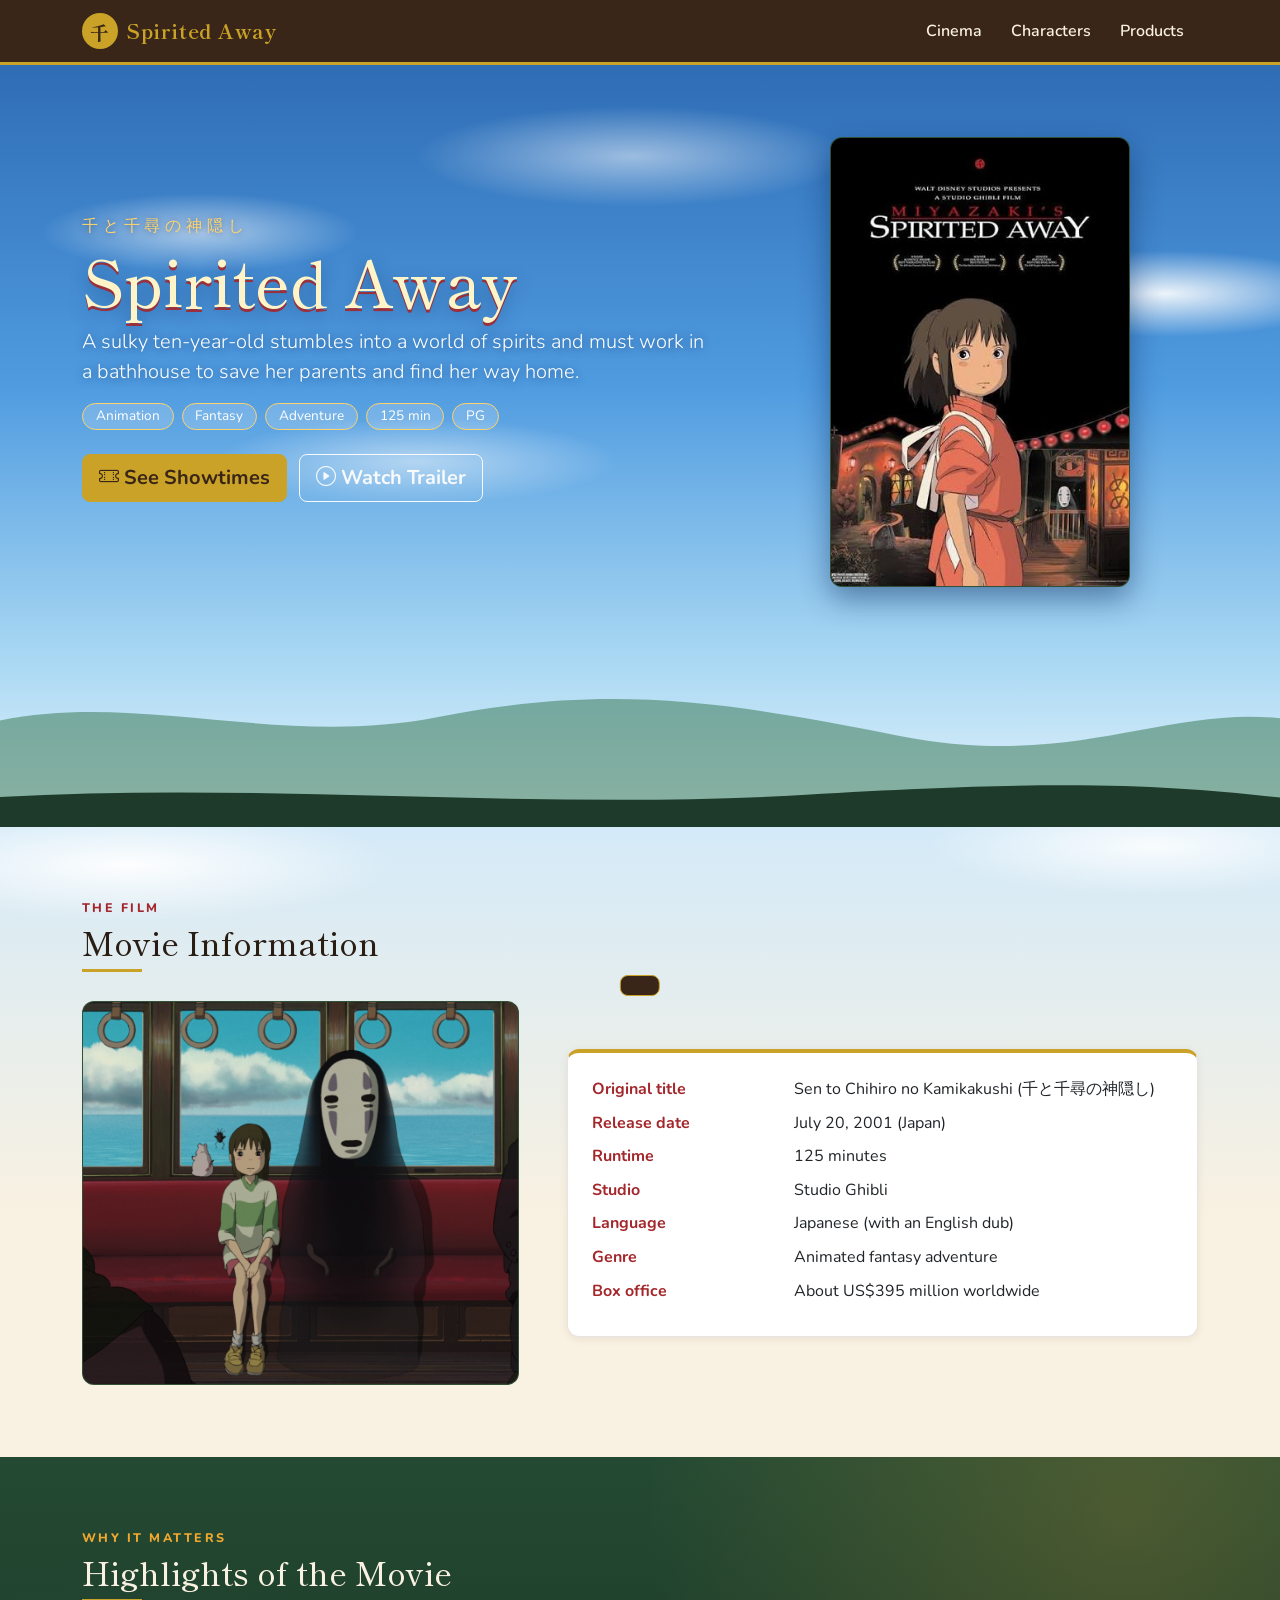
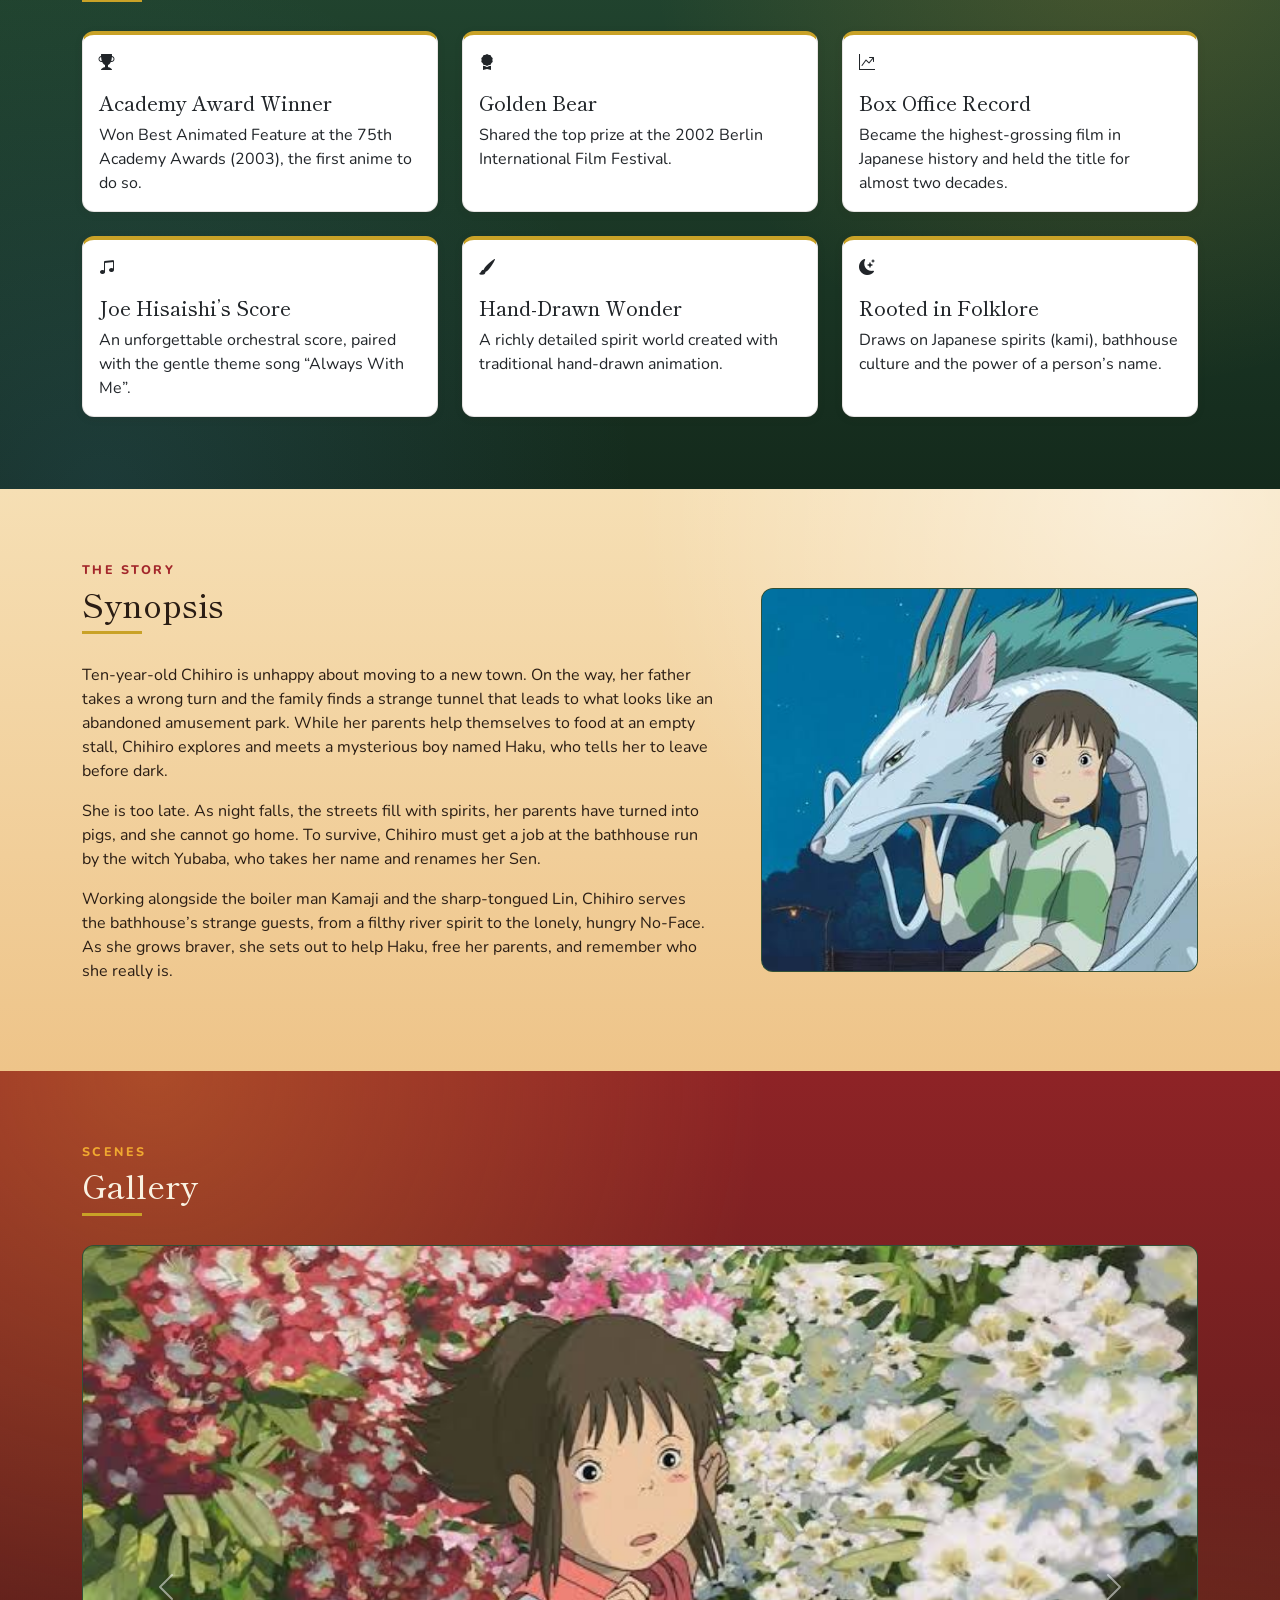
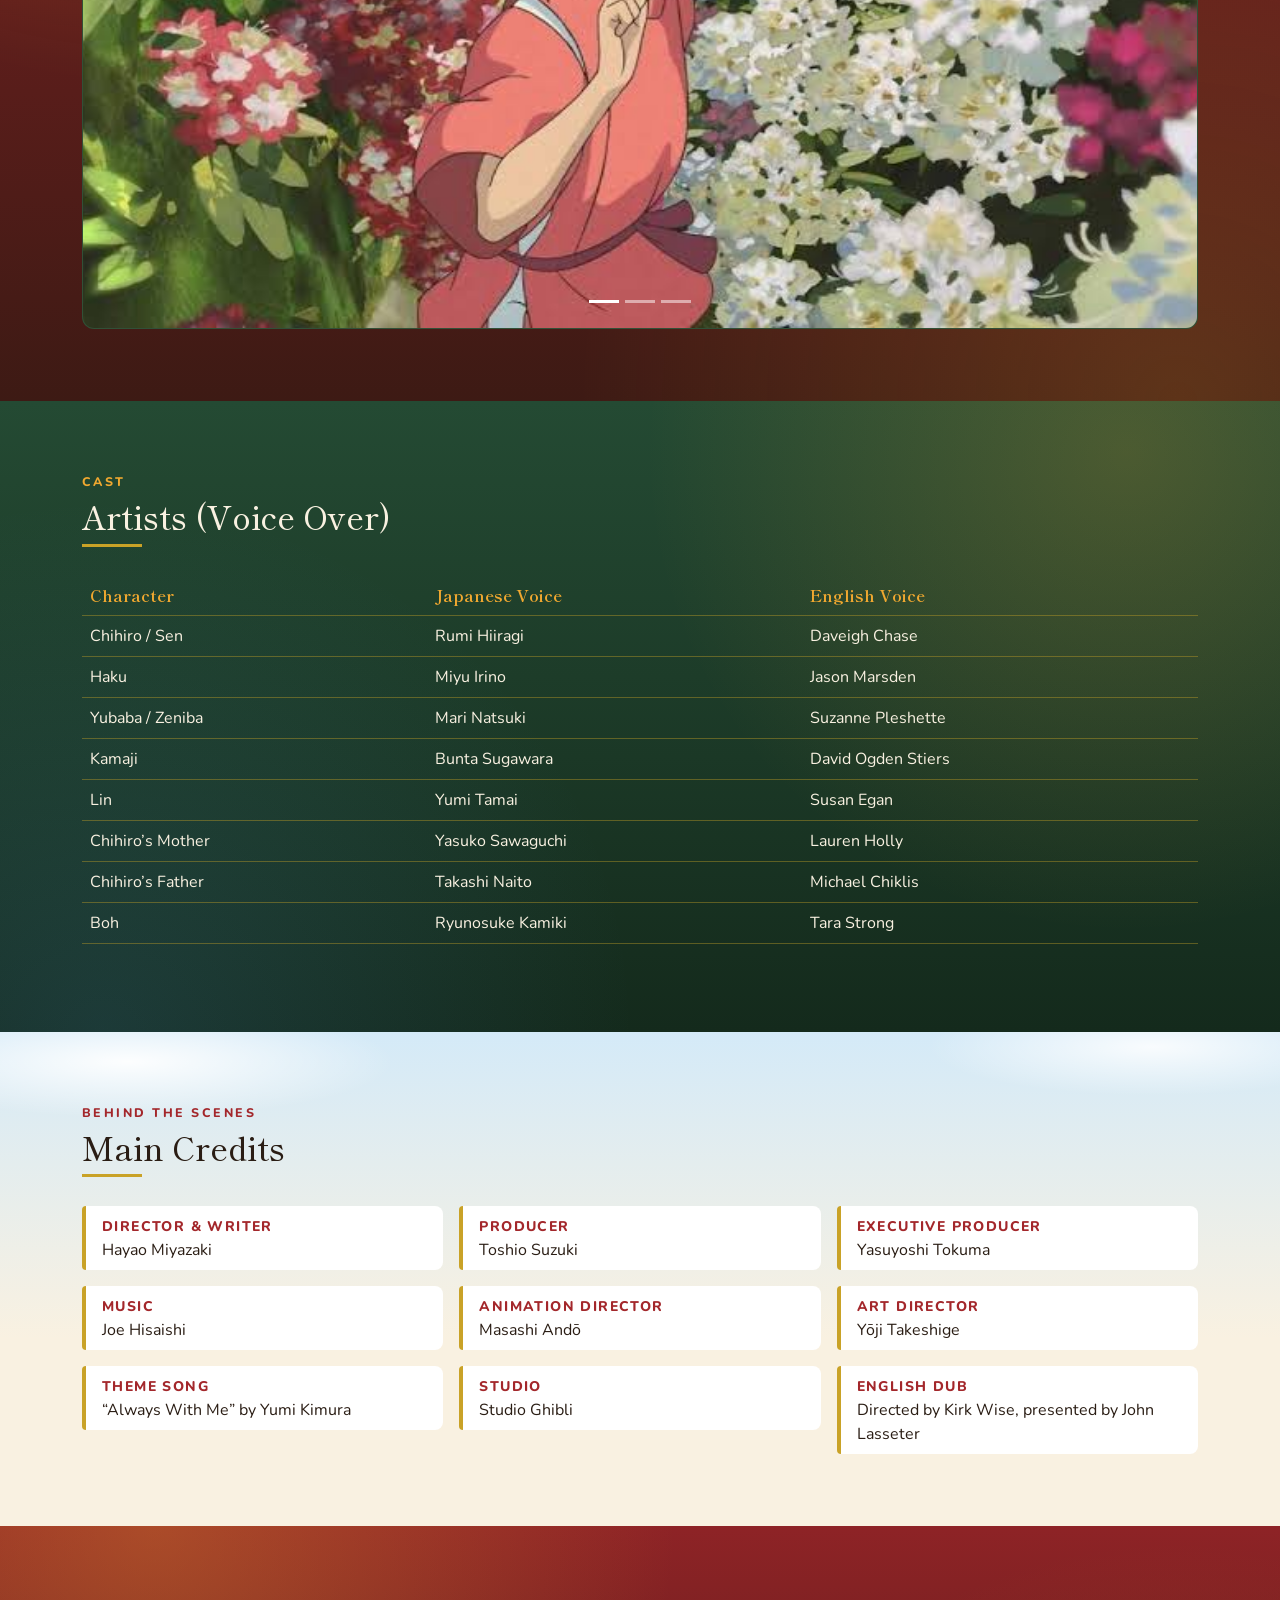
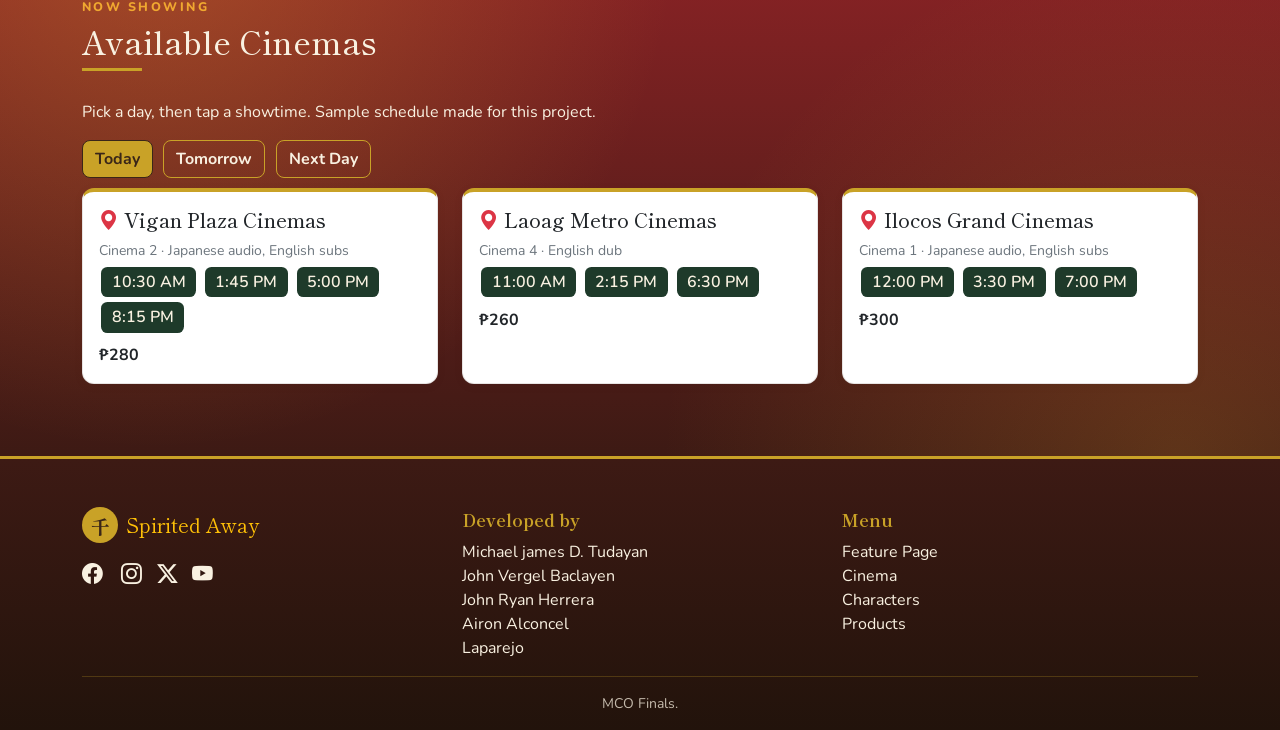
<file: MCO/index.html>
<!DOCTYPE html>
<html lang="en">
<head>
<meta charset="utf-8">
<meta name="viewport" content="width=device-width, initial-scale=1">
<title>Spirited Away – Feature Page</title>
<link href="https://cdn.jsdelivr.net/npm/bootstrap@5.3.3/dist/css/bootstrap.min.css" rel="stylesheet">
<link href="https://cdn.jsdelivr.net/npm/bootstrap-icons@1.11.3/font/bootstrap-icons.min.css" rel="stylesheet">
<link href="https://fonts.googleapis.com/css2?family=Nunito:wght@400;700;800&family=Shippori+Mincho:wght@500;700&display=swap" rel="stylesheet">
<link href="rsc/css_folder/sytle.css" rel="stylesheet">
<script>document.documentElement.classList.add("js")</script>
</head>
<body>

<!-- ===== HEADER (copy this exact block to every page) ===== -->
<nav class="navbar navbar-expand-md sticky-top site-nav">
  <div class="container">
    <a class="navbar-brand d-flex align-items-center gap-2" href="index.html"><span class="logo">千</span><span class="brand-title">Spirited Away</span></a>
    <button class="navbar-toggler" type="button" data-bs-toggle="collapse" data-bs-target="#nav" aria-label="Toggle menu"><span class="navbar-toggler-icon"></span></button>
    <div class="collapse navbar-collapse" id="nav">
      <ul class="navbar-nav ms-auto">
        <li class="nav-item"><a class="nav-link" href="index.html#cinema">Cinema</a></li>
        <li class="nav-item"><a class="nav-link" href="characters.html">Characters</a></li>
        <li class="nav-item"><a class="nav-link" href="products.html">Products</a></li>
      </ul>
    </div>
  </div>
</nav>

<!-- ===== HERO ===== -->
<header class="hero">
  <div class="container">
    <div class="row align-items-center g-5">
      <div class="col-md-7 order-2 order-md-1">
        <p class="jp mb-1">千と千尋の神隠し</p>
        <h1>Spirited Away</h1>
        <p class="lead">A sulky ten-year-old stumbles into a world of spirits and must work in a bathhouse to save her parents and find her way home.</p>
        <div class="d-flex flex-wrap gap-2 mb-4"><span class="badge-pill">Animation</span><span class="badge-pill">Fantasy</span><span class="badge-pill">Adventure</span><span class="badge-pill">125 min</span><span class="badge-pill">PG</span></div>
        <a href="#cinema" class="btn btn-gold btn-lg me-2 mb-2"><i class="bi bi-ticket-perforated"></i> See Showtimes</a>
        <a href="https://www.youtube.com/results?search_query=Spirited+Away+official+trailer" target="_blank" rel="noopener" class="btn btn-outline-light btn-lg mb-2"><i class="bi bi-play-circle"></i> Watch Trailer</a>
        <!-- To embed the trailer instead: paste a YouTube embed iframe here -->
      </div>
      <div class="col-md-5 order-1 order-md-2">
        <div class="ph poster" data-label="Add images/poster.jpg"><img src="img/SpiritedAwayPoster.jpg" alt="Spirited Away poster" onerror="this.remove()"></div>
      </div>
    </div>
  </div>
  <svg class="scene" viewBox="0 0 1440 260" preserveAspectRatio="xMidYMax slice" aria-hidden="true">
    <path fill="#3f7d5a" opacity=".55" d="M0 260V150C160 105 320 175 500 140S800 120 1000 160 1300 118 1440 145V260Z"/>
    <path fill="#1e3a2a" d="M0 260V228C300 208 600 242 900 224S1300 214 1440 230V260Z"/>
  </svg>
</header>

<main>
<!-- ===== MOVIE INFORMATION ===== -->
<section class="sec" id="info">
  <div class="container">
    <p class="eyebrow reveal">The Film</p><h2 class="reveal">Movie Information</h2>
    <div class="row g-5 align-items-center">
      <div class="col-lg-5 reveal"><div class="ph alt ratio ratio-4x3" data-label="Add images/info.jpg"><img src="img/info.webp" alt="Chihiro at the bathhouse" onerror="this.remove()"></div></div>
      <div class="col-lg-7 reveal">
        <div class="card p-4" style="--ac:var(--gold)"><dl class="facts row mb-0">
          <dt class="col-sm-4">Original title</dt><dd class="col-sm-8">Sen to Chihiro no Kamikakushi (千と千尋の神隠し)</dd>
          <dt class="col-sm-4">Release date</dt><dd class="col-sm-8">July 20, 2001 (Japan)</dd>
          <dt class="col-sm-4">Runtime</dt><dd class="col-sm-8">125 minutes</dd>
          <dt class="col-sm-4">Studio</dt><dd class="col-sm-8">Studio Ghibli</dd>
          <dt class="col-sm-4">Language</dt><dd class="col-sm-8">Japanese (with an English dub)</dd>
          <dt class="col-sm-4">Genre</dt><dd class="col-sm-8">Animated fantasy adventure</dd>
          <dt class="col-sm-4">Box office</dt><dd class="col-sm-8">About US$395 million worldwide</dd>
        </dl></div>
      </div>
    </div>
  </div>
</section>

<!-- ===== HIGHLIGHTS ===== -->
<section class="sec sec-green" id="highlights">
  <div class="container">
    <p class="eyebrow reveal">Why It Matters</p><h2 class="reveal">Highlights of the Movie</h2>
    <div class="row g-4 hl">
      <div class="col-md-6 col-lg-4"><div class="card h-100 p-3 reveal"><div class="icon-dot mb-3"><i class="bi bi-trophy-fill"></i></div><h5>Academy Award Winner</h5><p class="mb-0">Won Best Animated Feature at the 75th Academy Awards (2003), the first anime to do so.</p></div></div>
      <div class="col-md-6 col-lg-4"><div class="card h-100 p-3 reveal"><div class="icon-dot mb-3"><i class="bi bi-award-fill"></i></div><h5>Golden Bear</h5><p class="mb-0">Shared the top prize at the 2002 Berlin International Film Festival.</p></div></div>
      <div class="col-md-6 col-lg-4"><div class="card h-100 p-3 reveal"><div class="icon-dot mb-3"><i class="bi bi-graph-up-arrow"></i></div><h5>Box Office Record</h5><p class="mb-0">Became the highest-grossing film in Japanese history and held the title for almost two decades.</p></div></div>
      <div class="col-md-6 col-lg-4"><div class="card h-100 p-3 reveal"><div class="icon-dot mb-3"><i class="bi bi-music-note-beamed"></i></div><h5>Joe Hisaishi’s Score</h5><p class="mb-0">An unforgettable orchestral score, paired with the gentle theme song “Always With Me”.</p></div></div>
      <div class="col-md-6 col-lg-4"><div class="card h-100 p-3 reveal"><div class="icon-dot mb-3"><i class="bi bi-brush-fill"></i></div><h5>Hand-Drawn Wonder</h5><p class="mb-0">A richly detailed spirit world created with traditional hand-drawn animation.</p></div></div>
      <div class="col-md-6 col-lg-4"><div class="card h-100 p-3 reveal"><div class="icon-dot mb-3"><i class="bi bi-moon-stars-fill"></i></div><h5>Rooted in Folklore</h5><p class="mb-0">Draws on Japanese spirits (kami), bathhouse culture and the power of a person’s name.</p></div></div>
    </div>
  </div>
</section>

<!-- ===== SYNOPSIS ===== -->
<section class="sec sec-sand" id="synopsis">
  <div class="container">
    <div class="row g-5 align-items-center">
      <div class="col-lg-7 reveal">
        <p class="eyebrow">The Story</p><h2>Synopsis</h2>
        <p>Ten-year-old Chihiro is unhappy about moving to a new town. On the way, her father takes a wrong turn and the family finds a strange tunnel that leads to what looks like an abandoned amusement park. While her parents help themselves to food at an empty stall, Chihiro explores and meets a mysterious boy named Haku, who tells her to leave before dark.</p>
        <p>She is too late. As night falls, the streets fill with spirits, her parents have turned into pigs, and she cannot go home. To survive, Chihiro must get a job at the bathhouse run by the witch Yubaba, who takes her name and renames her Sen.</p>
        <p>Working alongside the boiler man Kamaji and the sharp-tongued Lin, Chihiro serves the bathhouse’s strange guests, from a filthy river spirit to the lonely, hungry No-Face. As she grows braver, she sets out to help Haku, free her parents, and remember who she really is.</p>
      </div>
      <div class="col-lg-5 reveal"><div class="ph ratio ratio-4x3" data-label="Add images/synopsis.jpg"><img src="img/synopsisimage.jpg" alt="Chihiro and Haku" onerror="this.remove()"></div></div>
    </div>
  </div>
</section>

<!-- ===== GALLERY ===== -->
<section class="sec sec-brown" id="gallery">
  <div class="container">
    <p class="eyebrow reveal">Scenes</p><h2 class="reveal">Gallery</h2>
    <div id="gal" class="carousel slide reveal" data-bs-ride="carousel">
      <div class="carousel-indicators"><button data-bs-target="#gal" data-bs-slide-to="0" class="active" aria-label="Slide 1"></button><button data-bs-target="#gal" data-bs-slide-to="1" aria-label="Slide 2"></button><button data-bs-target="#gal" data-bs-slide-to="2" aria-label="Slide 3"></button></div>
      <div class="carousel-inner">
        <div class="carousel-item active"><div class="ph ratio ratio-16x9" data-label="Add images/still-1.jpg"><img src="img/spirited1.jpg" alt="Spirited Away still 1" onerror="this.remove()"></div></div>
        <div class="carousel-item"><div class="ph ratio ratio-16x9" data-label="Add images/still-2.jpg"><img src="img/spirited2.webp" alt="Spirited Away still 2" onerror="this.remove()"></div></div>
        <div class="carousel-item"><div class="ph ratio ratio-16x9" data-label="Add images/still-3.jpg"><img src="img/spirited3.jpg" alt="Spirited Away still 3" onerror="this.remove()"></div></div>
      </div>
      <button class="carousel-control-prev" type="button" data-bs-target="#gal" data-bs-slide="prev" aria-label="Previous"><span class="carousel-control-prev-icon"></span></button>
      <button class="carousel-control-next" type="button" data-bs-target="#gal" data-bs-slide="next" aria-label="Next"><span class="carousel-control-next-icon"></span></button>
    </div>
  </div>
</section>

<!-- ===== ARTISTS (VOICE OVER) ===== -->
<section class="sec sec-green" id="artists">
  <div class="container">
    <p class="eyebrow reveal">Cast</p><h2 class="reveal">Artists (Voice Over)</h2>
    <div class="table-responsive reveal">
      <table class="table table-earth table-hover align-middle">
        <thead><tr><th>Character</th><th>Japanese Voice</th><th>English Voice</th></tr></thead>
        <tbody>
          <tr><td>Chihiro / Sen</td><td>Rumi Hiiragi</td><td>Daveigh Chase</td></tr>
          <tr><td>Haku</td><td>Miyu Irino</td><td>Jason Marsden</td></tr>
          <tr><td>Yubaba / Zeniba</td><td>Mari Natsuki</td><td>Suzanne Pleshette</td></tr>
          <tr><td>Kamaji</td><td>Bunta Sugawara</td><td>David Ogden Stiers</td></tr>
          <tr><td>Lin</td><td>Yumi Tamai</td><td>Susan Egan</td></tr>
          <tr><td>Chihiro’s Mother</td><td>Yasuko Sawaguchi</td><td>Lauren Holly</td></tr>
          <tr><td>Chihiro’s Father</td><td>Takashi Naito</td><td>Michael Chiklis</td></tr>
          <tr><td>Boh</td><td>Ryunosuke Kamiki</td><td>Tara Strong</td></tr>
        </tbody>
      </table>
    </div>
  </div>
</section>

<!-- ===== MAIN CREDITS ===== -->
<section class="sec" id="credits">
  <div class="container">
    <p class="eyebrow reveal">Behind the Scenes</p><h2 class="reveal">Main Credits</h2>
    <div class="row g-3 credits">
      <div class="col-sm-6 col-lg-4 reveal"><div class="credit"><small>Director &amp; Writer</small><div>Hayao Miyazaki</div></div></div>
      <div class="col-sm-6 col-lg-4 reveal"><div class="credit"><small>Producer</small><div>Toshio Suzuki</div></div></div>
      <div class="col-sm-6 col-lg-4 reveal"><div class="credit"><small>Executive Producer</small><div>Yasuyoshi Tokuma</div></div></div>
      <div class="col-sm-6 col-lg-4 reveal"><div class="credit"><small>Music</small><div>Joe Hisaishi</div></div></div>
      <div class="col-sm-6 col-lg-4 reveal"><div class="credit"><small>Animation Director</small><div>Masashi Andō</div></div></div>
      <div class="col-sm-6 col-lg-4 reveal"><div class="credit"><small>Art Director</small><div>Yōji Takeshige</div></div></div>
      <div class="col-sm-6 col-lg-4 reveal"><div class="credit"><small>Theme Song</small><div>“Always With Me” by Yumi Kimura</div></div></div>
      <div class="col-sm-6 col-lg-4 reveal"><div class="credit"><small>Studio</small><div>Studio Ghibli</div></div></div>
      <div class="col-sm-6 col-lg-4 reveal"><div class="credit"><small>English Dub</small><div>Directed by Kirk Wise, presented by John Lasseter</div></div></div>
    </div>
  </div>
</section>

<!-- ===== CINEMA SCHEDUL ===== -->
<section class="sec sec-brown" id="cinema">
  <div class="container">
    <p class="eyebrow reveal">Now Showing</p><h2 class="reveal">Available Cinemas</h2>
    <p class="mb-3 reveal">Pick a day, then tap a showtime. Sample schedule made for this project.</p>
    <div id="days"></div>
    <div class="row g-4" id="cinemaList"></div>
  </div>
</section>
</main>

<!-- ===== FOOTER ===== -->
<footer class="pb-3">
  <div class="container">
    <div class="row g-4">
      <div class="col-md-4">
        <a href="index.html" class="d-flex align-items-center gap-2 mb-3"><span class="logo">千</span><span class="brand-title fs-5 text-warning">Spirited Away</span></a>
        <div class="social">
          <a href="#" aria-label="Facebook"><i class="bi bi-facebook"></i></a>
          <a href="#" aria-label="Instagram"><i class="bi bi-instagram"></i></a><a href="#" aria-label="X"><i class="bi bi-twitter-x"></i></a><a href="#" aria-label="YouTube"><i class="bi bi-youtube"></i></a>
        </div>
      </div>
      <div class="col-md-4"><h6>Developed by</h6>
        <ul class="list-unstyled mb-0">
          <li>Michael james D. Tudayan</li>
          <li>John Vergel Baclayen</li>
          <li>John Ryan Herrera</li>
          <li>Airon Alconcel</li>
          <li>Laparejo</li>
        </ul></div>
      <div class="col-md-4"><h6>Menu</h6>
        <ul class="list-unstyled mb-0">
          <li><a href="index.html">Feature Page</a></li>
          <li><a href="index.html#cinema">Cinema</a></li>
          <li><a href="characters.html">Characters</a></li>
          <li><a href="products.html">Products</a></li></ul>
        </div>
    </div>
    <hr style="border-color:var(--gold)">
    <p class="text-center small mb-0 opacity-75">MCO Finals.</p>
  </div>
</footer>

<div id="toast" role="status"></div>
<button id="top" aria-label="Back to top"><i class="bi bi-arrow-up"></i></button>
<script src="https://cdn.jsdelivr.net/npm/bootstrap@5.3.3/dist/js/bootstrap.bundle.min.js"></script>
<script src="rsc/js_folder/main.js"></script>
</body>
</html>
</file>
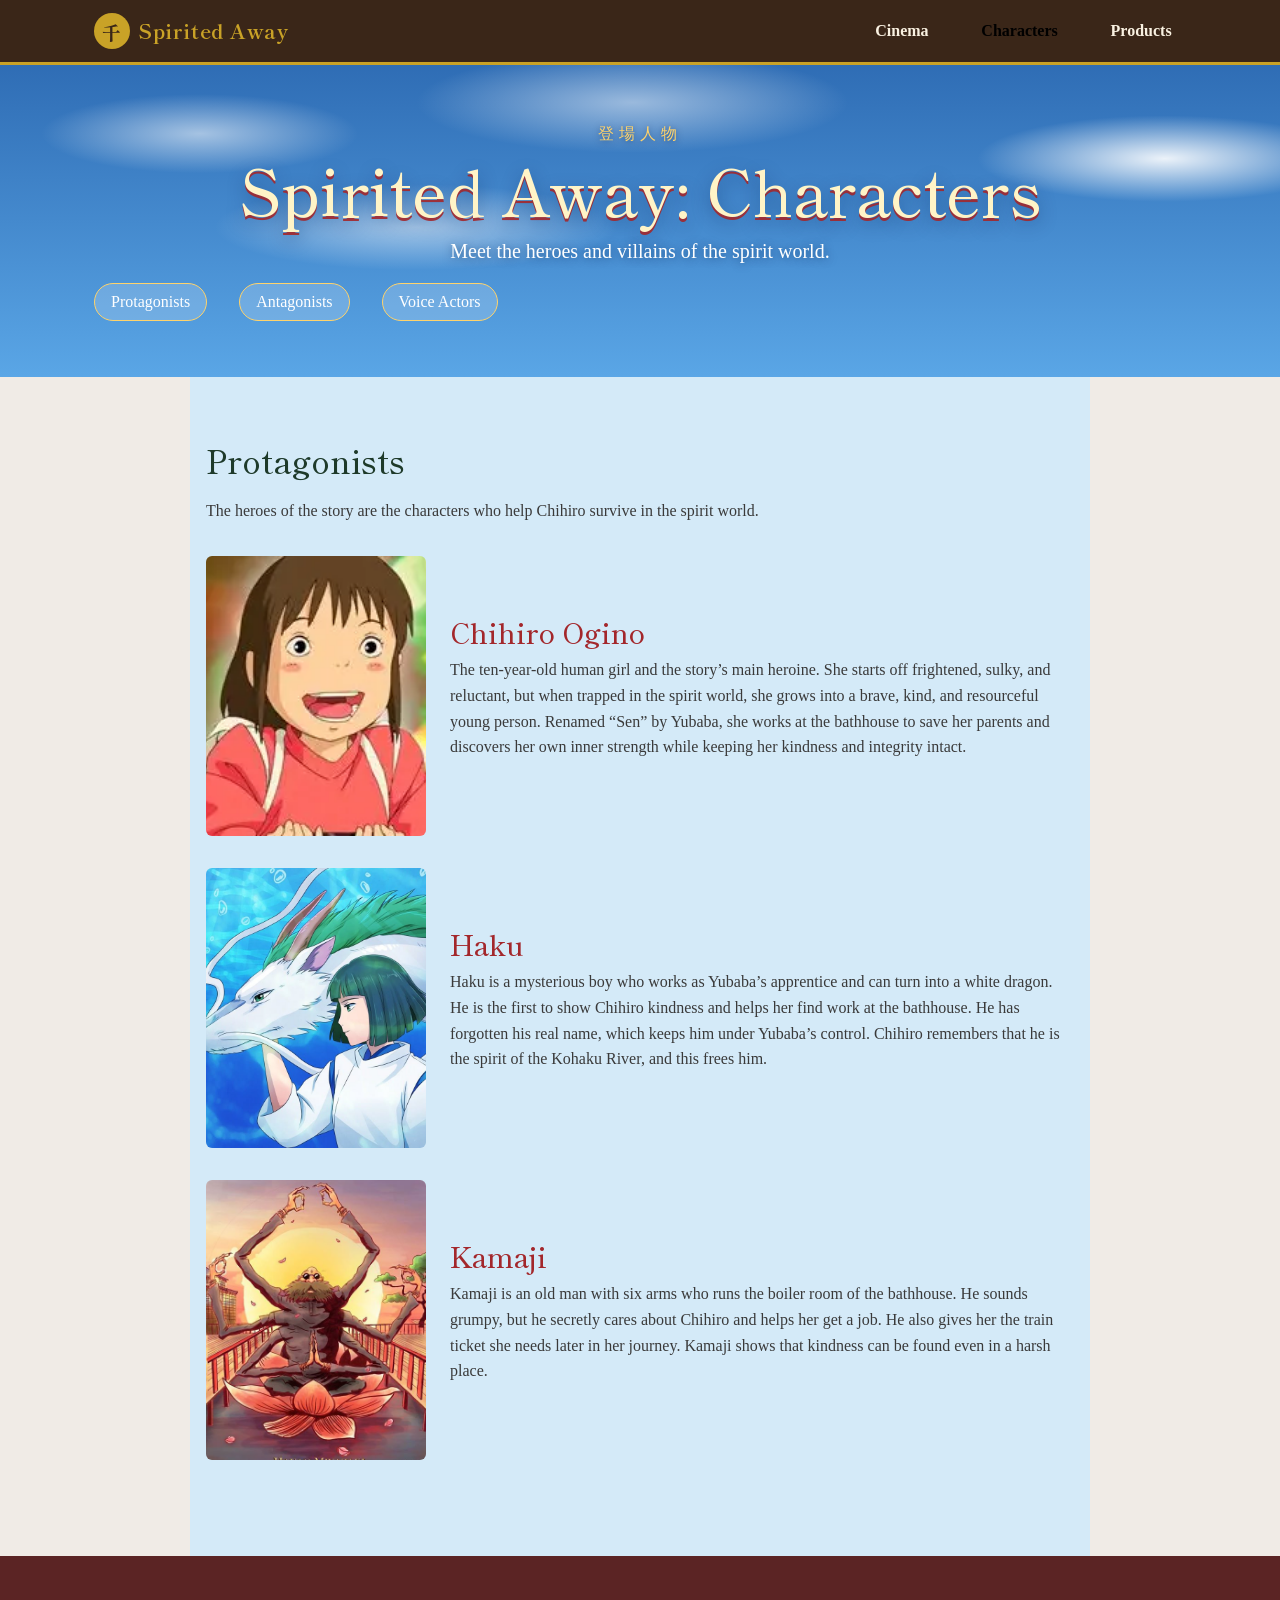
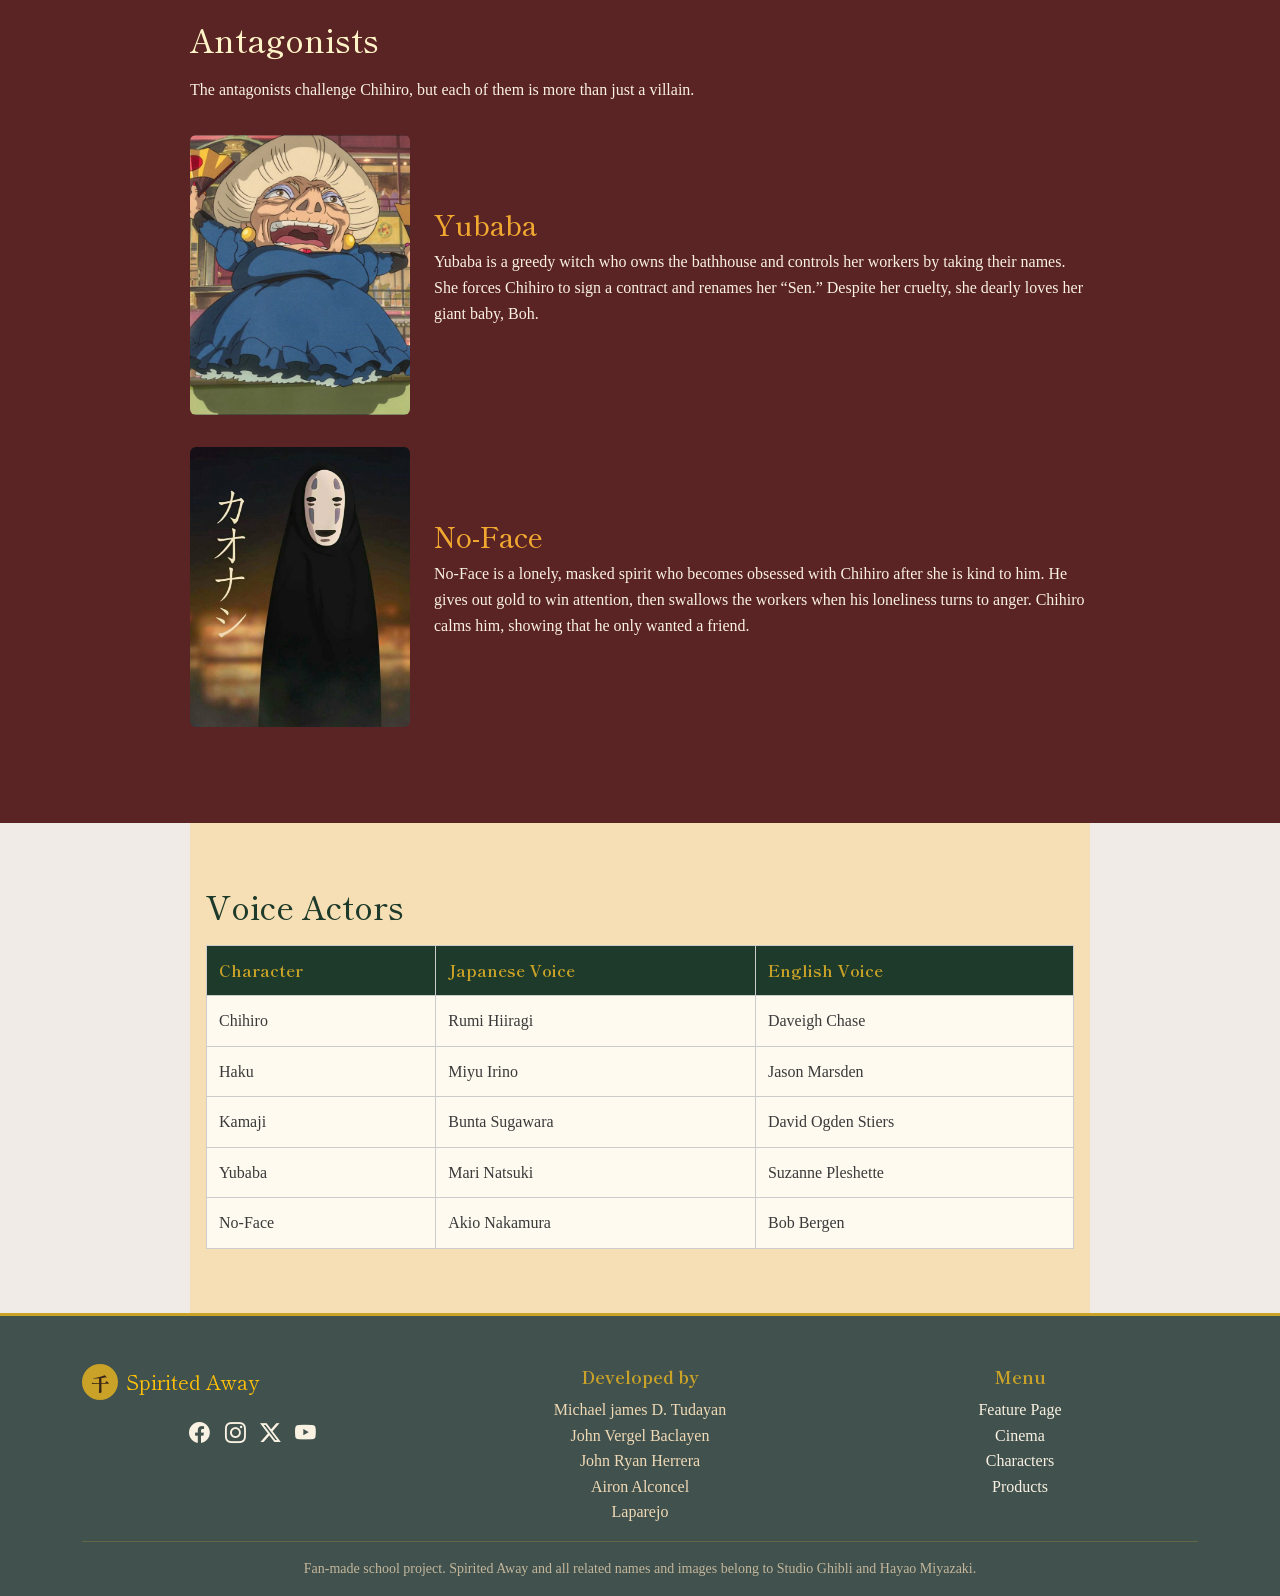
<file: MCO/characters.html>
<!DOCTYPE html>
<html lang="en">
<head>
  <meta charset="UTF-8">
  <meta name="viewport" content="width=device-width, initial-scale=1">
  <title>Spirited Away – Characters</title>
  <link href="https://cdn.jsdelivr.net/npm/bootstrap@5.3.3/dist/css/bootstrap.min.css" rel="stylesheet">
  <link href="https://cdn.jsdelivr.net/npm/bootstrap-icons@1.11.3/font/bootstrap-icons.min.css" rel="stylesheet">
  <link href="https://fonts.googleapis.com/css2?family=Nunito:wght@400;700;800&family=Shippori+Mincho:wght@500;700&display=swap" rel="stylesheet">
  <!-- Main CSS (shared by all pages) -->
  <link href="rsc/css_folder/sytle.css" rel="stylesheet">
  <!-- Characters page CSS -->
  <link href="rsc/css_folder/character_style.css" rel="stylesheet">
  <script>document.documentElement.classList.add("js")</script>
</head>
<body>

<!-- ===== HEADER (same on every page) ===== -->
<nav class="navbar navbar-expand-md sticky-top site-nav">
  <div class="container">
    <a class="navbar-brand d-flex align-items-center gap-2" href="index.html"><span class="logo">千</span><span class="brand-title">Spirited Away</span></a>
    <button class="navbar-toggler" type="button" data-bs-toggle="collapse" data-bs-target="#nav" aria-label="Toggle menu"><span class="navbar-toggler-icon"></span></button>
    <div class="collapse navbar-collapse" id="nav">
      <ul class="navbar-nav ms-auto">
        <li class="nav-item"><a class="nav-link" href="index.html#cinema">Cinema</a></li>
        <li class="nav-item"><a class="nav-link active" href="characters.html">Characters</a></li>
        <li class="nav-item"><a class="nav-link" href="products.html">Products</a></li>
      </ul>
    </div>
  </div>
</nav>

<!-- ===== HERO (page title + links to the sections below) ===== -->
<header class="hero hero-sm">
  <div class="container">
    <p class="jp mb-1">登場人物</p>
    <h1>Spirited Away: Characters</h1>
    <p class="lead">Meet the heroes and villains of the spirit world.</p>
    <nav class="char-links" aria-label="On this page">
      <a href="#protagonists">Protagonists</a>
      <a href="#antagonists">Antagonists</a>
      <a href="#voice-actors">Voice Actors</a>
    </nav>
  </div>
</header>

<main>

  <!-- ===== PROTAGONISTS ===== -->
  <section id="protagonists" class="char-sec">
    <div class="char-inner">
      <h2 class="reveal">Protagonists</h2>
      <p class="intro reveal">The heroes of the story are the characters who help Chihiro survive in the spirit world.</p>

      <article class="char-card reveal">
        <!-- PICTURE: img/Chichiro.webp (file names are case-sensitive on Vercel) -->
        <img src="img/Chichiro.webp" alt="Chihiro">
        <div>
          <h3>Chihiro Ogino</h3>
          <p>The ten-year-old human girl and the story’s main heroine.
             She starts off frightened, sulky, and reluctant, but when
             trapped in the spirit world, she grows into a brave, kind,
             and resourceful young person. Renamed “Sen” by Yubaba, she
             works at the bathhouse to save her parents and discovers her
             own inner strength while keeping her kindness and integrity intact.</p>
        </div>
      </article>

      <article class="char-card reveal">
        <!-- PICTURE: img/Haku.jpg -->
        <img src="img/Haku.jpg" alt="Haku">
        <div>
          <h3>Haku</h3>
          <p>Haku is a mysterious boy who works as Yubaba’s apprentice and can turn into a white dragon.
             He is the first to show Chihiro kindness and helps her find work at the bathhouse. He has
             forgotten his real name, which keeps him under Yubaba’s control. Chihiro remembers that he
             is the spirit of the Kohaku River, and this frees him.</p>
        </div>
      </article>

      <article class="char-card reveal">
        <!-- PICTURE: img/Kamaji.jpg -->
        <img src="img/Kamaji.jpg" alt="Kamaji">
        <div>
          <h3>Kamaji</h3>
          <p>Kamaji is an old man with six arms who runs the boiler room of the bathhouse.
             He sounds grumpy, but he secretly cares about Chihiro and helps her get a job.
             He also gives her the train ticket she needs later in her journey. Kamaji shows
             that kindness can be found even in a harsh place.</p>
        </div>
      </article>
    </div>
  </section>

  <!-- ===== ANTAGONISTS ===== -->
  <section id="antagonists" class="char-sec dark">
    <div class="char-inner">
      <h2 class="reveal">Antagonists</h2>
      <p class="intro reveal">The antagonists challenge Chihiro, but each of them is more than just a villain.</p>

      <article class="char-card reveal">
        <!-- PICTURE: img/Yububa.jpg -->
        <img src="img/Yububa.jpg" alt="Yubaba">
        <div>
          <h3>Yubaba</h3>
          <p>Yubaba is a greedy witch who owns the bathhouse and controls her workers by taking their names. She forces
             Chihiro to sign a contract and renames her “Sen.” Despite her cruelty, she dearly loves her giant baby, Boh.</p>
        </div>
      </article>

      <article class="char-card reveal">
        <!-- PICTURE: img/no face.jpg (a space in a file name can cause trouble, so renaming it to no-face.jpg is safer) -->
        <img src="img/no face.jpg" alt="No-Face">
        <div>
          <h3>No-Face</h3>
          <p>No-Face is a lonely, masked spirit who becomes obsessed with Chihiro after she is kind to him.
             He gives out gold to win attention, then swallows the workers when his loneliness turns to anger.
             Chihiro calms him, showing that he only wanted a friend.</p>
        </div>
      </article>
    </div>
  </section>

  <!-- ===== VOICE ACTORS ===== -->
  <section id="voice-actors" class="char-sec">
    <div class="char-inner">
      <h2 class="reveal">Voice Actors</h2>
      <div class="table-responsive reveal">
        <table class="char-table">
          <tr><th>Character</th><th>Japanese Voice</th><th>English Voice</th></tr>
          <tr><td>Chihiro</td><td>Rumi Hiiragi</td><td>Daveigh Chase</td></tr>
          <tr><td>Haku</td><td>Miyu Irino</td><td>Jason Marsden</td></tr>
          <tr><td>Kamaji</td><td>Bunta Sugawara</td><td>David Ogden Stiers</td></tr>
          <tr><td>Yubaba</td><td>Mari Natsuki</td><td>Suzanne Pleshette</td></tr>
          <tr><td>No-Face</td><td>Akio Nakamura</td><td>Bob Bergen</td></tr>
        </table>
      </div>
    </div>
  </section>

</main>

<!-- ===== FOOTER ===== -->
<footer class="pb-3">
  <div class="container">
    <div class="row g-4">
      <div class="col-md-4">
        <a href="index.html" class="d-flex align-items-center gap-2 mb-3"><span class="logo">千</span><span class="brand-title fs-5 text-warning">Spirited Away</span></a>
        <div class="social">
          <a href="#" aria-label="Facebook"><i class="bi bi-facebook"></i></a><a href="#" aria-label="Instagram"><i class="bi bi-instagram"></i></a><a href="#" aria-label="X"><i class="bi bi-twitter-x"></i></a><a href="#" aria-label="YouTube"><i class="bi bi-youtube"></i></a>
        </div>
      </div>
      <div class="col-md-4"><h6>Developed by</h6>
        <ul class="list-unstyled mb-0">
          <li>Michael james D. Tudayan</li>
          <li>John Vergel Baclayen</li>
          <li>John Ryan Herrera</li>
          <li>Airon Alconcel</li>
          <li>Laparejo</li>
        </ul></div>
      <div class="col-md-4"><h6>Menu</h6><ul class="list-unstyled mb-0"><li>
        <a href="index.html">Feature Page</a></li>
        <li><a href="index.html#cinema">Cinema</a></li>
        <li><a href="characters.html">Characters</a></li><li><a href="products.html">Products</a></li></ul></div>
    </div>
    <hr style="border-color:var(--gold)">
    <p class="text-center small mb-0 opacity-75">Fan-made school project. Spirited Away and all related names and images belong to Studio Ghibli and Hayao Miyazaki.</p>
  </div>
</footer>

<button id="top" aria-label="Back to top"><i class="bi bi-arrow-up"></i></button>
<script src="https://cdn.jsdelivr.net/npm/bootstrap@5.3.3/dist/js/bootstrap.bundle.min.js"></script>
<script src="rsc/js_folder/main.js"></script>
</body>
</html>
</file>
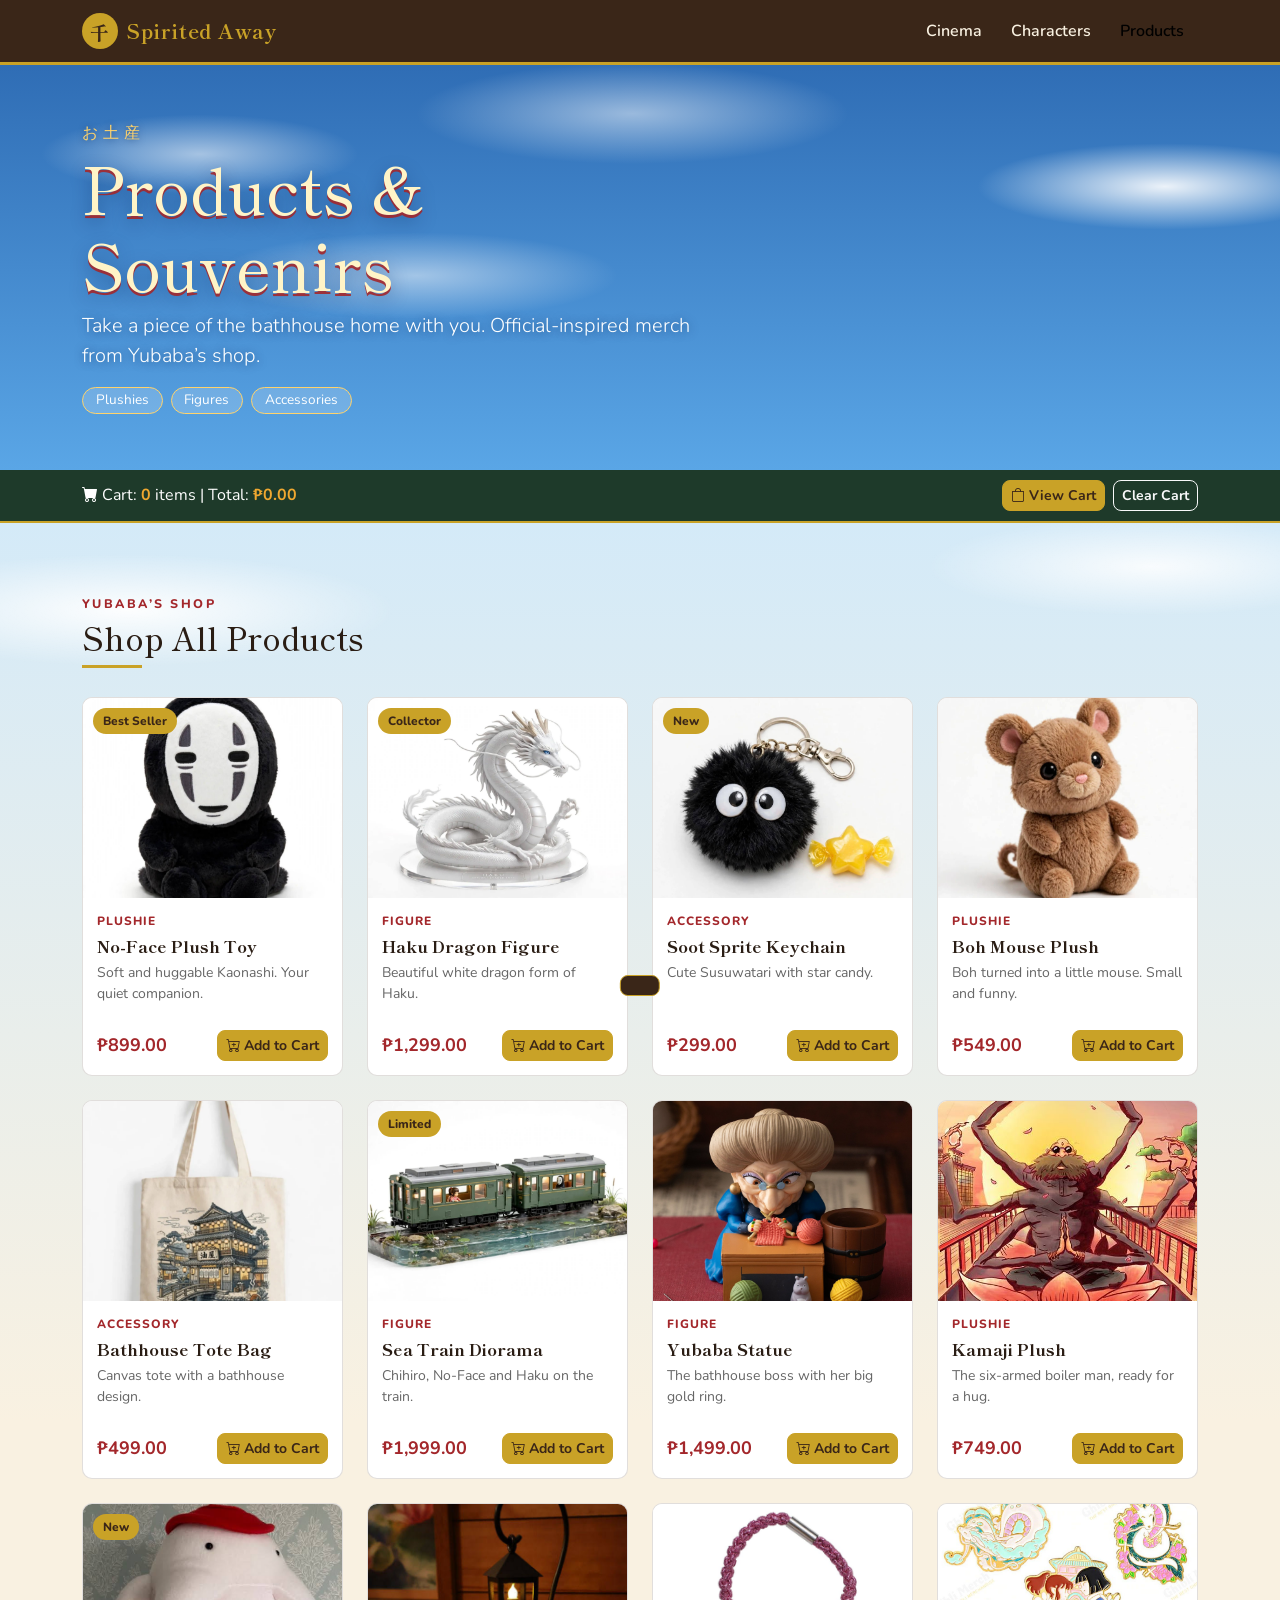
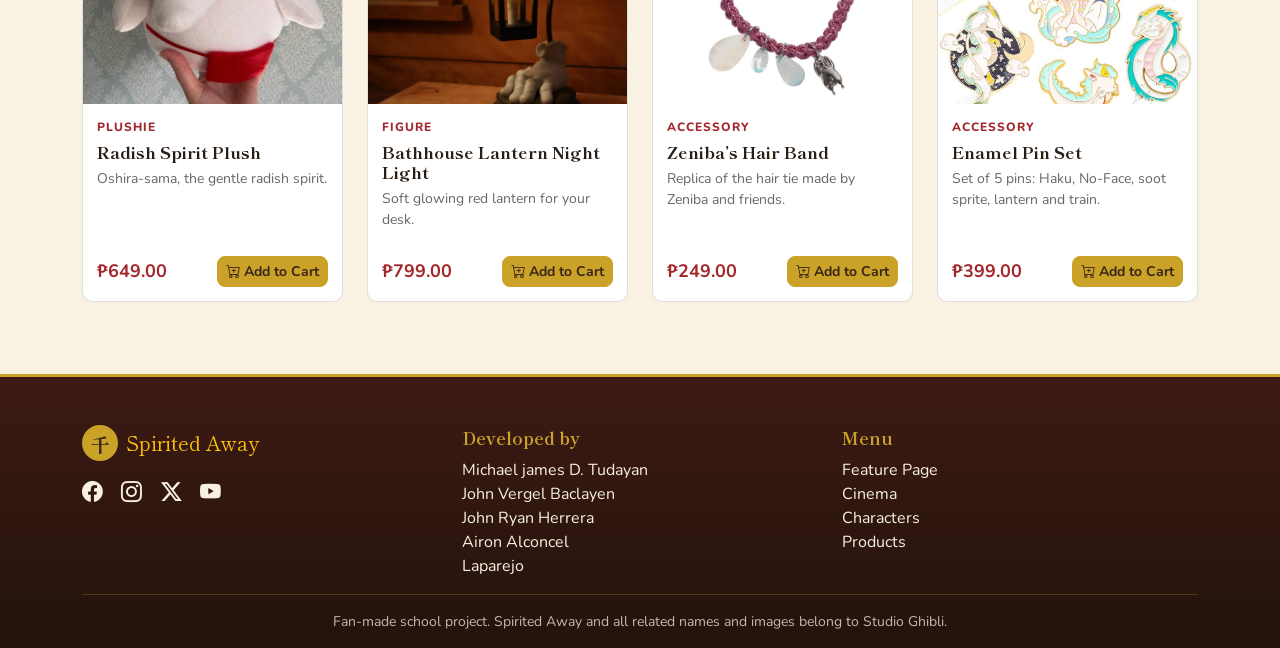
<file: MCO/products.html>
<!DOCTYPE html>
<html lang="en">
<head>
  <meta charset="utf-8">
  <meta name="viewport" content="width=device-width, initial-scale=1">
  <title>Spirited Away – Products</title>
  <link href="https://cdn.jsdelivr.net/npm/bootstrap@5.3.3/dist/css/bootstrap.min.css" rel="stylesheet">
  <link href="https://cdn.jsdelivr.net/npm/bootstrap-icons@1.11.3/font/bootstrap-icons.min.css" rel="stylesheet">
  <link href="https://fonts.googleapis.com/css2?family=Nunito:wght@400;700;800&family=Shippori+Mincho:wght@500;700&display=swap" rel="stylesheet">
  <!-- Main CSS (shared by all pages) -->
  <link href="rsc/css_folder/sytle.css" rel="stylesheet">
  <!-- Products page CSS -->
  <link href="rsc/css_folder/product.css" rel="stylesheet">
  <script>document.documentElement.classList.add("js")</script>
</head>
<body>

<!-- ===== HEADER (same on every page) ===== -->
<nav class="navbar navbar-expand-md sticky-top site-nav">
  <div class="container">
    <a class="navbar-brand d-flex align-items-center gap-2" href="index.html"><span class="logo">千</span><span class="brand-title">Spirited Away</span></a>
    <button class="navbar-toggler" type="button" data-bs-toggle="collapse" data-bs-target="#nav" aria-label="Toggle menu"><span class="navbar-toggler-icon"></span></button>
    <div class="collapse navbar-collapse" id="nav">
      <ul class="navbar-nav ms-auto">
        <li class="nav-item"><a class="nav-link" href="index.html#cinema">Cinema</a></li>
        <li class="nav-item"><a class="nav-link" href="characters.html">Characters</a></li>
        <li class="nav-item"><a class="nav-link active" href="products.html">Products</a></li>
      </ul>
    </div>
  </div>
</nav>

<!-- ===== HERO ===== -->
<header class="hero hero-sm">
  <div class="container">
    <div class="row align-items-center g-5">
      <div class="col-md-7">
        <p class="jp mb-1">お土産</p>
        <h1>Products &amp; Souvenirs</h1>
        <p class="lead">Take a piece of the bathhouse home with you. Official-inspired merch from Yubaba’s shop.</p>
        <div class="d-flex flex-wrap gap-2"><span class="badge-pill">Plushies</span><span class="badge-pill">Figures</span><span class="badge-pill">Accessories</span></div>
      </div>

      </div>
    </div>
  </div>
</header>

<main>
  <!-- ===== CART BAR (sticks under the header while you scroll) ===== -->
  <div class="cart-bar sticky-top">
    <div class="container d-flex justify-content-between align-items-center">
      <span><i class="bi bi-cart-fill"></i> Cart: <b id="cartCount">0</b> items | Total: <b id="cartTotal">₱0.00</b></span>
      <span class="d-flex gap-2">
        <button class="btn btn-gold btn-sm" data-bs-toggle="offcanvas" data-bs-target="#cartPanel"><i class="bi bi-bag"></i> View Cart</button>
        <button class="btn btn-outline-light btn-sm js-clear">Clear Cart</button>
      </span>
    </div>
  </div>

  <!-- ===== SHOP ===== -->
  <section class="sec" id="shop">
    <div class="container">
      <p class="eyebrow reveal">Yubaba’s Shop</p>
      <h2 class="reveal">Shop All Products</h2>




      <p id="noResult" class="text-center d-none">No products found. Try another search.</p>

      <!-- 12 products, 4 per row on large screens (4 x 3 grid) -->
      <div class="row g-4" id="productGrid">

        <!-- PRODUCT 1: No-Face Plush Toy -->
        <div class="col-12 col-sm-6 col-lg-3 product-item" data-category="plush" data-name="No-Face Plush Toy">
          <div class="product-card">
            <!-- PICTURE: save your photo as images/product-noface.jpg (or change the src below) -->
            <div class="product-img" data-label="Add images/product-noface.jpg"><img src="img/NofacePlush.jpg" alt="No-Face Plush Toy" onerror="this.parentElement.classList.add('no-img');this.remove()"><span class="product-badge">Best Seller</span></div>
            <div class="product-info">
              <span class="product-category">Plushie</span>
              <h5>No-Face Plush Toy</h5>
              <p>Soft and huggable Kaonashi. Your quiet companion.</p>
              <div class="product-footer"><strong class="product-price">₱899.00</strong><button class="btn btn-gold btn-sm add-cart" data-name="No-Face Plush Toy" data-price="899"><i class="bi bi-cart-plus"></i> Add to Cart</button></div>
            </div>
          </div>
        </div>

        <!-- PRODUCT 2: Haku Dragon Figure -->
        <div class="col-12 col-sm-6 col-lg-3 product-item" data-category="figure" data-name="Haku Dragon Figure">
          <div class="product-card">
            <!-- PICTURE: save your photo as images/product-haku.jpg (or change the src below) -->
            <div class="product-img" data-label="Add images/product-haku.jpg"><img src="img/HakudragonFigurine.jpg" alt="Haku Dragon Figure" onerror="this.parentElement.classList.add('no-img');this.remove()"><span class="product-badge">Collector</span></div>
            <div class="product-info">
              <span class="product-category">Figure</span>
              <h5>Haku Dragon Figure</h5>
              <p>Beautiful white dragon form of Haku.</p>
              <div class="product-footer"><strong class="product-price">₱1,299.00</strong><button class="btn btn-gold btn-sm add-cart" data-name="Haku Dragon Figure" data-price="1299"><i class="bi bi-cart-plus"></i> Add to Cart</button></div>
            </div>
          </div>
        </div>

        <!-- PRODUCT 3: Soot Sprite Keychain -->
        <div class="col-12 col-sm-6 col-lg-3 product-item" data-category="accessory" data-name="Soot Sprite Keychain">
          <div class="product-card">
            <!-- PICTURE: save your photo as images/product-soot.jpg (or change the src below) -->
            <div class="product-img" data-label="Add images/product-soot.jpg"><img src="img/Keychain.jpg" alt="Soot Sprite Keychain" onerror="this.parentElement.classList.add('no-img');this.remove()"><span class="product-badge">New</span></div>
            <div class="product-info">
              <span class="product-category">Accessory</span>
              <h5>Soot Sprite Keychain</h5>
              <p>Cute Susuwatari with star candy.</p>
              <div class="product-footer"><strong class="product-price">₱299.00</strong><button class="btn btn-gold btn-sm add-cart" data-name="Soot Sprite Keychain" data-price="299"><i class="bi bi-cart-plus"></i> Add to Cart</button></div>
            </div>
          </div>
        </div>

        <!-- PRODUCT 4: Boh Mouse Plush -->
        <div class="col-12 col-sm-6 col-lg-3 product-item" data-category="plush" data-name="Boh Mouse Plush">
          <div class="product-card">
            <!-- PICTURE: save your photo as images/product-boh.jpg (or change the src below) -->
            <div class="product-img" data-label="Add images/product-boh.jpg"><img src="img/Plush.jpg" alt="Boh Mouse Plush" onerror="this.parentElement.classList.add('no-img');this.remove()"></div>
            <div class="product-info">
              <span class="product-category">Plushie</span>
              <h5>Boh Mouse Plush</h5>
              <p>Boh turned into a little mouse. Small and funny.</p>
              <div class="product-footer"><strong class="product-price">₱549.00</strong><button class="btn btn-gold btn-sm add-cart" data-name="Boh Mouse Plush" data-price="549"><i class="bi bi-cart-plus"></i> Add to Cart</button></div>
            </div>
          </div>
        </div>

        <!-- PRODUCT 5: Bathhouse Tote Bag -->
        <div class="col-12 col-sm-6 col-lg-3 product-item" data-category="accessory" data-name="Bathhouse Tote Bag">
          <div class="product-card">
            <!-- PICTURE: save your photo as images/product-tote.jpg (or change the src below) -->
            <div class="product-img" data-label="Add images/product-tote.jpg"><img src="img/Totebag.jpg" alt="Bathhouse Tote Bag" onerror="this.parentElement.classList.add('no-img');this.remove()"></div>
            <div class="product-info">
              <span class="product-category">Accessory</span>
              <h5>Bathhouse Tote Bag</h5>
              <p>Canvas tote with a bathhouse design.</p>
              <div class="product-footer"><strong class="product-price">₱499.00</strong><button class="btn btn-gold btn-sm add-cart" data-name="Bathhouse Tote Bag" data-price="499"><i class="bi bi-cart-plus"></i> Add to Cart</button></div>
            </div>
          </div>
        </div>

        <!-- PRODUCT 6: Sea Train Diorama -->
        <div class="col-12 col-sm-6 col-lg-3 product-item" data-category="figure" data-name="Sea Train Diorama">
          <div class="product-card">
            <!-- PICTURE: save your photo as images/product-train.jpg (or change the src below) -->
            <div class="product-img" data-label="Add images/product-train.jpg"><img src="img/TrainFigurien.jpg" alt="Sea Train Diorama" onerror="this.parentElement.classList.add('no-img');this.remove()"><span class="product-badge">Limited</span></div>
            <div class="product-info">
              <span class="product-category">Figure</span>
              <h5>Sea Train Diorama</h5>
              <p>Chihiro, No-Face and Haku on the train.</p>
              <div class="product-footer"><strong class="product-price">₱1,999.00</strong><button class="btn btn-gold btn-sm add-cart" data-name="Sea Train Diorama" data-price="1999"><i class="bi bi-cart-plus"></i> Add to Cart</button></div>
            </div>
          </div>
        </div>

        <!-- PRODUCT 7: Yubaba Statue -->
        <div class="col-12 col-sm-6 col-lg-3 product-item" data-category="figure" data-name="Yubaba Statue">
          <div class="product-card">
            <!-- PICTURE: save your photo as images/product-yubaba.jpg (or change the src below) -->
            <div class="product-img" data-label="Add images/product-yubaba.jpg"><img src="img/YubabaStatue.jpg" alt="Yubaba Statue" onerror="this.parentElement.classList.add('no-img');this.remove()"></div>
            <div class="product-info">
              <span class="product-category">Figure</span>
              <h5>Yubaba Statue</h5>
              <p>The bathhouse boss with her big gold ring.</p>
              <div class="product-footer"><strong class="product-price">₱1,499.00</strong><button class="btn btn-gold btn-sm add-cart" data-name="Yubaba Statue" data-price="1499"><i class="bi bi-cart-plus"></i> Add to Cart</button></div>
            </div>
          </div>
        </div>

        <!-- PRODUCT 8: Kamaji Plush -->
        <div class="col-12 col-sm-6 col-lg-3 product-item" data-category="plush" data-name="Kamaji Plush">
          <div class="product-card">
            <!-- PICTURE: save your photo as images/product-kamaji.jpg (or change the src below) -->
            <div class="product-img" data-label="Add images/product-kamaji.jpg"><img src="img/Kamaji.jpg" alt="Kamaji Plush" onerror="this.parentElement.classList.add('no-img');this.remove()"></div>
            <div class="product-info">
              <span class="product-category">Plushie</span>
              <h5>Kamaji Plush</h5>
              <p>The six-armed boiler man, ready for a hug.</p>
              <div class="product-footer"><strong class="product-price">₱749.00</strong><button class="btn btn-gold btn-sm add-cart" data-name="Kamaji Plush" data-price="749"><i class="bi bi-cart-plus"></i> Add to Cart</button></div>
            </div>
          </div>
        </div>

        <!-- PRODUCT 9: Radish Spirit Plush -->
        <div class="col-12 col-sm-6 col-lg-3 product-item" data-category="plush" data-name="Radish Spirit Plush">
          <div class="product-card">
            <!-- PICTURE: save your photo as images/product-radish.jpg (or change the src below) -->
            <div class="product-img" data-label="Add images/product-radish.jpg"><img src="img/Radish.jpg" alt="Radish Spirit Plush" onerror="this.parentElement.classList.add('no-img');this.remove()"><span class="product-badge">New</span></div>
            <div class="product-info">
              <span class="product-category">Plushie</span>
              <h5>Radish Spirit Plush</h5>
              <p>Oshira-sama, the gentle radish spirit.</p>
              <div class="product-footer"><strong class="product-price">₱649.00</strong><button class="btn btn-gold btn-sm add-cart" data-name="Radish Spirit Plush" data-price="649"><i class="bi bi-cart-plus"></i> Add to Cart</button></div>
            </div>
          </div>
        </div>

        <!-- PRODUCT 10: Bathhouse Lantern Night Light -->
        <div class="col-12 col-sm-6 col-lg-3 product-item" data-category="figure" data-name="Bathhouse Lantern Night Light">
          <div class="product-card">
            <!-- PICTURE: save your photo as images/product-lantern.jpg (or change the src below) -->
            <div class="product-img" data-label="Add images/product-lantern.jpg"><img src="img/light.jpg" alt="Bathhouse Lantern Night Light" onerror="this.parentElement.classList.add('no-img');this.remove()"></div>
            <div class="product-info">
              <span class="product-category">Figure</span>
              <h5>Bathhouse Lantern Night Light</h5>
              <p>Soft glowing red lantern for your desk.</p>
              <div class="product-footer"><strong class="product-price">₱799.00</strong><button class="btn btn-gold btn-sm add-cart" data-name="Bathhouse Lantern Night Light" data-price="799"><i class="bi bi-cart-plus"></i> Add to Cart</button></div>
            </div>
          </div>
        </div>

        <!-- PRODUCT 11: Zeniba’s Hair Band -->
        <div class="col-12 col-sm-6 col-lg-3 product-item" data-category="accessory" data-name="Zeniba’s Hair Band">
          <div class="product-card">
            <!-- PICTURE: save your photo as images/product-hairband.jpg (or change the src below) -->
            <div class="product-img" data-label="Add images/product-hairband.jpg"><img src="img/Headband.jpg" alt="Zeniba’s Hair Band" onerror="this.parentElement.classList.add('no-img');this.remove()"></div>
            <div class="product-info">
              <span class="product-category">Accessory</span>
              <h5>Zeniba’s Hair Band</h5>
              <p>Replica of the hair tie made by Zeniba and friends.</p>
              <div class="product-footer"><strong class="product-price">₱249.00</strong><button class="btn btn-gold btn-sm add-cart" data-name="Zeniba’s Hair Band" data-price="249"><i class="bi bi-cart-plus"></i> Add to Cart</button></div>
            </div>
          </div>
        </div>

        <!-- PRODUCT 12: Enamel Pin Set -->
        <div class="col-12 col-sm-6 col-lg-3 product-item" data-category="accessory" data-name="Enamel Pin Set">
          <div class="product-card">
            <!-- PICTURE: save your photo as images/product-pins.jpg (or change the src below) -->
            <div class="product-img" data-label="Add images/product-pins.jpg"><img src="img/pinset.jpg" alt="Enamel Pin Set" onerror="this.parentElement.classList.add('no-img');this.remove()"></div>
            <div class="product-info">
              <span class="product-category">Accessory</span>
              <h5>Enamel Pin Set</h5>
              <p>Set of 5 pins: Haku, No-Face, soot sprite, lantern and train.</p>
              <div class="product-footer"><strong class="product-price">₱399.00</strong><button class="btn btn-gold btn-sm add-cart" data-name="Enamel Pin Set" data-price="399"><i class="bi bi-cart-plus"></i> Add to Cart</button></div>
            </div>
          </div>
        </div>

      </div>
    </div>
  </section>
</main>

<!-- ===== CART PANEL (opens from the right) ===== -->
<div class="offcanvas offcanvas-end" tabindex="-1" id="cartPanel" aria-labelledby="cartTitle">
  <div class="offcanvas-header">
    <h5 class="offcanvas-title" id="cartTitle"><i class="bi bi-bag-heart"></i> Your Cart</h5>
    <button type="button" class="btn-close" data-bs-dismiss="offcanvas" aria-label="Close"></button>
  </div>
  <div class="offcanvas-body d-flex flex-column">
    <div id="cartView" class="d-flex flex-column flex-grow-1">
      <div id="cartItems" class="flex-grow-1"></div>
      <div class="cart-foot">
        <div class="d-flex justify-content-between fs-5 mb-3"><span>Total</span><b id="panelTotal">₱0.00</b></div>
        <button class="btn btn-gold w-100 mb-2" id="checkoutBtn" disabled>Checkout</button>
        <button class="btn btn-outline-secondary w-100 js-clear">Clear Cart</button>
      </div>
    </div>
    <!-- shown after Checkout -->
    <div id="orderView" class="text-center my-auto d-none">
      <i class="bi bi-check-circle-fill text-success" style="font-size:3rem"></i>
      <h4 class="mt-2">Thank you!</h4>
      <p id="orderInfo"></p>
      <p class="small text-secondary">This is a school project, so no real payment was made.</p>
      <button class="btn btn-gold" id="shopAgainBtn">Continue Shopping</button>
    </div>
  </div>
</div>

<!-- ===== FOOTER ===== -->
<footer class="pb-3">
  <div class="container">
    <div class="row g-4">
      <div class="col-md-4">
        <a href="index.html" class="d-flex align-items-center gap-2 mb-3"><span class="logo">千</span><span class="brand-title fs-5 text-warning">Spirited Away</span></a>
        <div class="social">
          <a href="#" aria-label="Facebook"><i class="bi bi-facebook"></i></a>
          <a href="#" aria-label="Instagram"><i class="bi bi-instagram"></i></a>
          <a href="#" aria-label="X"><i class="bi bi-twitter-x"></i></a>
          <a href="#" aria-label="YouTube"><i class="bi bi-youtube"></i></a>
        </div>
      </div>
      <div class="col-md-4"><h6>Developed by</h6>
        <ul class="list-unstyled mb-0">
          <li>Michael james D. Tudayan</li>
          <li>John Vergel Baclayen</li>
          <li>John Ryan Herrera</li>
          <li>Airon Alconcel</li>
          <li>Laparejo</li>
        </ul></div>
      <div class="col-md-4"><h6>Menu</h6><ul class="list-unstyled mb-0"><li><a href="index.html">Feature Page</a></li><li><a href="index.html#cinema">Cinema</a></li><li><a href="characters.html">Characters</a></li><li><a href="products.html">Products</a></li></ul></div>
    </div>
    <hr style="border-color:var(--gold)">
    <p class="text-center small mb-0 opacity-75">Fan-made school project. Spirited Away and all related names and images belong to Studio Ghibli.</p>
  </div>
</footer>

<div id="toast" role="status"></div>
<button id="top" aria-label="Back to top"><i class="bi bi-arrow-up"></i></button>
<script src="https://cdn.jsdelivr.net/npm/bootstrap@5.3.3/dist/js/bootstrap.bundle.min.js"></script>
<script src="rsc/js_folder/main.js"></script>
<script src="rsc/js_folder/product.js"></script>
</body>
</html>
</file>
<file: MCO/rsc/css_folder/sytle.css>
/* =========================
   Colors
========================= */

:root {
  --brown: #3a2618;
  --brown2: #5b3d28;
  --green: #1e3a2a;
  --green2: #2f5b40;
  --red: #a3272b;
  --gold: #c9a227;
  --amber: #f0a830;
  --cream: #f9f1e1;
  --sand: #f0e2c4;
  --ink: #2a1d14;
}

/* =========================
   Basics
========================= */

html {
  scroll-behavior: smooth;
}

section, header {
  scroll-margin-top: 72px;
}

body {
  font-family: Nunito, system-ui, sans-serif;
  color: var(--ink);
  background: var(--cream);
}

h1, h2, h3, h4, h5, .brand-title {
  font-family: "Shippori Mincho", Georgia, serif;
}

/* =========================
   Header and Navigation
========================= */

.site-nav {
  background: var(--brown);
  border-bottom: 3px solid var(--gold);
  transition: box-shadow .3s;
}

.site-nav.scrolled {
  box-shadow: 0 4px 14px rgba(0,0,0,.3);
}

.logo {
  display: inline-grid;
  place-items: center;
  width: 36px;
  height: 36px;
  border-radius: 50%;
  background: var(--gold);
  color: var(--brown);
  font: 700 19px "Shippori Mincho", serif;
}

.site-nav .navbar-brand {
  color: var(--gold);
  font-weight: 700;
  letter-spacing: .03em;
}

.site-nav .nav-link {
  color: var(--cream);
  font-weight: 600;
  padding: .4rem .9rem !important;
}

.site-nav .nav-link:hover {
  color: var(--amber);
}

.navbar-toggler {
  border-color: var(--gold);
}

.navbar-toggler-icon {
  filter: invert(1) sepia(1) saturate(3);
}

/* =========================
   Buttons
========================= */

.btn {
  border-radius: .5rem;
  font-weight: 700;
  transition: .2s;
}

.btn:hover {
  transform: translateY(-2px);
}

.btn-gold {
  background: var(--gold);
  border-color: var(--gold);
  color: var(--brown);
}

.btn-gold:hover {
  background: var(--amber);
  border-color: var(--amber);
  color: var(--brown);
}

/* =========================
   Image Placeholders
========================= */

.ph {
  position: relative;
  display: grid;
  place-items: center;
  overflow: hidden;
  border-radius: .75rem;
  background: var(--green2);
  color: var(--gold);
  text-align: center;
  font-weight: 600;
  border: 1px solid rgba(58,38,24,.2);
}

.ph::after {
  content: attr(data-label);
  padding: 1rem;
}

.ph img {
  position: absolute;
  inset: 0;
  width: 100%;
  height: 100%;
  object-fit: cover;
  z-index: 1;
}

/* =========================
   Main Hero Section
========================= */

.hero {
  position: relative;
  overflow: hidden;
  padding: 4.5rem 0 15rem;
  color: #fff;
  background: linear-gradient(
    180deg,
    #2f6db5 0%,
    #4f9be0 42%,
    #a9d8f3 78%,
    #e8f5fc 100%
  );
}

.hero::before {
  content: "";
  position: absolute;
  inset: 0;
  background:
    radial-gradient(ellipse 220px 55px at 12% 22%, rgba(255,255,255,.55), transparent 72%),
    radial-gradient(ellipse 300px 70px at 38% 12%, rgba(255,255,255,.5), transparent 72%),
    radial-gradient(ellipse 260px 60px at 70% 30%, rgba(255,255,255,.9), transparent 72%),
    radial-gradient(ellipse 340px 80px at 92% 14%, rgba(255,255,255,.85), transparent 72%),
    radial-gradient(ellipse 280px 60px at 25% 52%, rgba(255,255,255,.5), transparent 72%);
  background-size: 130% 100%;
  animation: clouds 70s ease-in-out infinite alternate;
}

@keyframes clouds {
  to {
    background-position: 30% 0;
  }
}

.hero .container {
  position: relative;
  z-index: 2;
}

.hero h1 {
  font-size: clamp(2.4rem, 6vw, 4rem);
  color: #fff4c7;
  text-shadow: 0 3px 0 rgba(163,39,43,.9),
               0 6px 18px rgba(0,30,80,.4);
}

.hero .jp {
  color: #ffd36b;
  letter-spacing: .3em;
  margin-bottom: .25rem;
  text-shadow: 0 1px 6px rgba(0,30,80,.5);
}

.hero .lead {
  text-shadow: 0 1px 8px rgba(0,40,90,.55);
}

.poster {
  aspect-ratio: 2 / 3;
  max-width: 300px;
  margin: auto;
  box-shadow: 0 12px 30px rgba(0,30,80,.45);
}

.badge-pill {
  display: inline-block;
  background: rgba(255,255,255,.18);
  border: 1px solid #ffd36b;
  border-radius: 2rem;
  padding: .15rem .8rem;
  font-size: .85rem;
}

.scene {
  position: absolute;
  left: 0;
  bottom: -1px;
  width: 100%;
  height: 240px;
  z-index: 1;
}

/* =========================
   General Sections
========================= */

.sec {
  padding: 4.5rem 0;
  background:
    radial-gradient(ellipse 380px 80px at 10% 6%, rgba(255,255,255,.95), transparent 70%),
    radial-gradient(ellipse 320px 70px at 90% 3%, rgba(255,255,255,.85), transparent 70%),
    linear-gradient(180deg, #d4eaf8 0%, var(--cream) 62%);
}

/* Warm sand section */

.sec-sand {
  background:
    radial-gradient(circle at 90% 0%, rgba(255,255,255,.5), transparent 40%),
    linear-gradient(180deg, #f6dfb4, #eec489);
}

/* Dark green section */

.sec-green {
  color: var(--cream);
  background:
    radial-gradient(circle at 88% 8%, rgba(240,168,48,.2), transparent 38%),
    radial-gradient(circle at 8% 100%, rgba(79,155,224,.14), transparent 40%),
    linear-gradient(180deg, #244a33, #142a1c);
}

/* Dark red section */

.sec-brown {
  color: var(--cream);
  background:
    radial-gradient(circle at 12% 0%, rgba(240,168,48,.3), transparent 42%),
    radial-gradient(circle at 92% 100%, rgba(240,168,48,.18), transparent 40%),
    linear-gradient(180deg, #8e2326, #3d1a14);
}

/* Section headings */

.eyebrow {
  color: var(--red);
  text-transform: uppercase;
  letter-spacing: .2em;
  font-size: .78rem;
  font-weight: 800;
  margin-bottom: .3rem;
}

.sec-green .eyebrow,
.sec-brown .eyebrow {
  color: var(--amber);
}

.sec h2 {
  position: relative;
  padding-bottom: .7rem;
  margin-bottom: 1.8rem;
}

.sec h2::after {
  content: "";
  position: absolute;
  left: 0;
  bottom: 0;
  width: 60px;
  height: 3px;
  background: var(--gold);
}

/* =========================
   Cards
========================= */

.card {
  border: 1px solid rgba(58,38,24,.12);
  border-top: 4px solid var(--gold);
  border-radius: .75rem;
  box-shadow: 0 2px 8px rgba(58,38,24,.08);
  transition: transform .25s, box-shadow .25s;
}

.card:hover {
  transform: translateY(-4px);
  box-shadow: 0 8px 18px rgba(58,38,24,.15);
}


/* =========================
   Tables and Information
========================= */

.facts dt {
  color: var(--red);
  font-weight: 700;
}

.facts dd {
  margin-bottom: .6rem;
}

.table-earth {
  --bs-table-bg: transparent;
  --bs-table-color: var(--cream);
  --bs-table-border-color: rgba(201,162,39,.4);
  --bs-table-hover-bg: rgba(240,168,48,.12);
  --bs-table-hover-color: #fff;
}

.table-earth th {
  color: var(--amber);
  font-family: "Shippori Mincho", serif;
}

/* Credits */

.credit {
  background: #fff;
  border-left: 4px solid var(--gold);
  border-radius: .25rem .5rem .5rem .25rem;
  padding: .5rem 1rem;
}

.credit small {
  color: var(--red);
  text-transform: uppercase;
  letter-spacing: .1em;
  font-weight: 800;
}

.credit:hover {
  transform: translateY(-4px);
  box-shadow: 0 8px 18px rgba(58,38,24,.15);    
}

/* =========================
   Schedule and Time Buttons
========================= */

.btn-day {
  background: transparent;
  color: var(--cream);
  border: 1px solid var(--gold);
  margin: 0 .4rem .6rem 0;
}

.btn-day.active,
.btn-day:hover {
  background: var(--gold);
  color: var(--brown);
}

.time {
  border: 0;
  border-radius: .4rem;
  background: var(--green);
  color: var(--cream);
  padding: .2rem .65rem;
  margin: .15rem;
  font-weight: 600;
  transition: .2s;
}

.time:hover,
.time.picked {
  background: var(--red);
}

/* =========================
   Toast and Back to Top
========================= */

#toast {
  position: fixed;
  left: 50%;
  bottom: 24px;
  transform: translate(-50%, 120px);
  background: var(--brown);
  color: #fff;
  border: 1px solid var(--gold);
  padding: .6rem 1.2rem;
  border-radius: .5rem;
  transition: .35s;
  z-index: 60;
}

#toast.show {
  transform: translate(-50%, 0);
}

#top {
  position: fixed;
  right: 18px;
  bottom: 18px;
  width: 44px;
  height: 44px;
  border: 0;
  border-radius: 50%;
  background: var(--gold);
  color: var(--brown);
  opacity: 0;
  pointer-events: none;
  transition: .3s;
  z-index: 50;
}

#top.show {
  opacity: 1;
  pointer-events: auto;
}

/* =========================
   Footer
========================= */

footer {
  background: linear-gradient(180deg, #3d1a14, #22130b);
  color: var(--cream);
  border-top: 3px solid var(--gold);
  padding-top: 3rem !important;
}

footer a {
  color: var(--cream);
  text-decoration: none;
}

footer a:hover {
  color: var(--amber);
}

footer h6 {
  color: var(--gold);
  font: 700 1.1rem "Shippori Mincho", serif;
}

.social a {
  font-size: 1.3rem;
  margin-right: .9rem;
}

/* =========================
   Animations
========================= */

.js .reveal {
  opacity: 0;
}

.js .reveal.in {
  opacity: 1;
  animation: rise .6s backwards;
  animation-delay: var(--dl, 0s);
}

@keyframes rise {
  from {
    opacity: 0;
    transform: translateY(20px);
  }
}

/* Disable animations if requested */

@media (prefers-reduced-motion: reduce) {
  *,
  *::before,
  *::after {
    animation: none !important;
    transition: none !important;
  }

  .js .reveal {
    opacity: 1;
  }
}

/* =========================
   Smaller Hero (Inner Pages)
========================= */

.hero-sm {
  padding: 3.5rem 0;
  background: linear-gradient(180deg, #2f6db5, #5aa6e6);
}

.hero-sm .poster {
  aspect-ratio: 4 / 3;
  max-width: 360px;
}
</file>
<file: MCO/rsc/css_folder/character_style.css>
/* Basics */
* { box-sizing: border-box; }

body {
  margin: 0;
  font-family: Georgia, serif;
  line-height: 1.6;
  color: #3a3a3a;          /* Soft dark gray for text */
  background: #f0ebe6;     /* Light cream off-white background */
}

/* Header and footer */
header, footer {
  background: #40514e;     /* Deep greenish-gray, earthy tone */
  color: #f0d9b5;          /* Light creamy yellow */
  text-align: center;
  padding: 1.5rem 1rem;
}

header h1 {
  margin: 0 0 0.5rem;
  color: #b47734;          /* Warm caramel color */
}

nav a {
  color: #f0d9b5;
  margin: 0 0.75rem;
}

footer p {
  margin: 0;
}

/* Sections */
section {
  max-width: 900px;
  margin: 0 auto;
  padding: 3rem 1rem;
}

section h2 {
  font-size: 2rem;
  margin-top: 0;
  color: #4e6252;          /* Muted olive green */
}

.intro {
  margin-bottom: 2rem;
}

/* Dark antagonist section */
.dark {
  max-width: none;
  background: #40514e;     /* Matches header/footer dark green */
  color: #f0d9b5;
}

.dark .card {
  max-width: 900px;
  margin-left: auto;
  margin-right: auto;
}

.dark h2, .dark .intro {
  max-width: 900px;
  margin-left: auto;
  margin-right: auto;
}

/* Character cards: image on the left, text on the right */
.card {
  display: flex;
  gap: 1.5rem;
  align-items: center;
  margin-bottom: 2rem;
}

.card img {
  width: 220px;
  height: 280px;
  object-fit: cover;
  background: #6b8e75;     /* Soft mossy green */
  border-radius: 6px;
}

.card h3 {
  margin: 0 0 0.5rem;
  color: #975c2a;          /* Rustic brownish-orange */
}

.dark .card h3 {
  color: #f0d9b5;
}

/* Voice actors table */
table {
  width: 100%;
  border-collapse: collapse;
  background: #f6f2ef;     /* Very light warm background */
}

th, td {
  padding: 0.75rem;
  border: 1px solid #a2a49f; /* Muted gray-green border */
  text-align: left;
}

th {
  background: #40514e;
  color: #f0d9b5;
}



/* =========================
   Characters Page - Spirited Away
========================= */

/* Character Links */

.char-links {
  display: flex;
  flex-wrap: wrap;
  gap: .5rem;
  margin-top: 1rem;
}

.char-links a {
  color: white;
  text-decoration: none;
  background: rgba(255,255,255,.18);
  border: 1px solid #ffd36b;
  border-radius: 20px;
  padding: .3rem 1rem;
}

.char-links a:hover {
  background: var(--gold);
  color: var(--brown);
}

/* =========================
   Sections
========================= */

.char-sec {
  padding: 4rem 1rem;
}

.char-inner {
  max-width: 900px;
  margin: 0 auto;
}

.char-sec h2 {
  color: var(--green);
  font-size: 2rem;
  margin-bottom: 1.2rem;
}

.intro {
  margin-bottom: 2rem;
}

/* Protagonists */

#protagonists {
  background: #d4eaf8;
}

/* Antagonists */

.dark {
  color: var(--cream);
  background: #5b2424;
}

.dark h2 {
  color: #fff4c7;
}

/* Voice Actors */

#voice-actors {
  background: #f6dfb4;
}

/* =========================
   Character Cards
========================= */

.char-card {
  display: flex;
  align-items: center;
  gap: 1.5rem;
  margin-bottom: 2rem;
}

.char-card img {
  width: 220px;
  height: 280px;
  flex-shrink: 0;
  object-fit: cover;
  background: var(--green2);
  border-radius: 6px;
}

.char-card h3 {
  color: var(--red);
  margin: 0 0 .5rem;
  font-family: "Shippori Mincho", Georgia, serif;
}

.dark .char-card h3 {
  color: var(--amber);
}

/* =========================
   Voice Actors Table
========================= */

.char-table {
  width: 100%;
  border-collapse: collapse;
  background: #fffaf0;
}

.char-table th,
.char-table td {
  padding: .75rem;
  border: 1px solid #ccc;
  text-align: left;
}

.char-table th {
  background: var(--green);
  color: var(--gold);
  font-family: "Shippori Mincho", serif;
}


/* =========================
   Mobile Layout
========================= */

@media (max-width: 600px) {
  .char-card {
    flex-direction: column;
    text-align: center;
  }
}


/* Mobile */
@media (max-width:600px){.char-card{flex-direction:column;text-align:center}}





/* Mobile */
@media (max-width: 600px) {
  .card {
    flex-direction: column;
    text-align: center;
  }
}
</file>
<file: MCO/rsc/css_folder/product.css>
/* =========================
   Product Page - Spirited Away
========================= */

/* Cart Bar */

.cart-bar {
  background: var(--green);
  color: #fff;
  padding: 10px 0;
  top: var(--nav-h, 65px);
  z-index: 1010;
  border-bottom: 2px solid var(--gold);
}

.cart-bar .container {
  display: flex;
  gap: 8px;
  flex-wrap: wrap;
}

.cart-bar b {
  color: var(--amber);
}

/* =========================
   Product Cards
========================= */

.product-card {
  display: flex;
  flex-direction: column;
  height: 100%;
  overflow: hidden;
  background: #fff;
  border: 1px solid rgba(58,38,24,.15);
  border-radius: 10px;
  transition: box-shadow .2s;
}

.product-card:hover {
  box-shadow: 0 4px 12px rgba(58,38,24,.12);
}

/* Product Images */

.product-img {
  position: relative;
  height: 200px;
  overflow: hidden;
  background: linear-gradient(135deg, var(--green2), var(--brown2));
}

.product-img img {
  width: 100%;
  height: 100%;
  object-fit: cover;
}

.product-img.no-img::after {
  content: attr(data-label);
  position: absolute;
  inset: 0;
  display: grid;
  place-items: center;
  padding: 1rem;
  color: var(--gold);
  text-align: center;
  font-size: 14px;
  font-weight: 600;
}

/* Product Badges */

.product-badge {
  position: absolute;
  top: 10px;
  left: 10px;
  z-index: 2;
  background: var(--gold);
  color: var(--brown);
  font-size: 12px;
  font-weight: 800;
  padding: 4px 10px;
  border-radius: 20px;
}

.cart-qty {
  position: absolute;
  top: 10px;
  right: 10px;
  z-index: 2;
  background: var(--red);
  color: #fff;
  font-size: 12px;
  font-weight: 800;
  padding: 4px 10px;
  border-radius: 20px;
}

/* Product Information */

.product-info {
  display: flex;
  flex-direction: column;
  flex: 1;
  padding: 14px;
}

.product-category {
  color: var(--red);
  font-size: 12px;
  font-weight: 800;
  text-transform: uppercase;
  letter-spacing: 1px;
}

.product-info h5 {
  margin: 6px 0;
  font-size: 1.05rem;
  font-weight: 800;
}

.product-info p {
  flex: 1;
  color: #666;
  font-size: 14px;
}

/* Product Price and Buttons */

.product-footer {
  display: flex;
  justify-content: space-between;
  align-items: center;
  flex-wrap: wrap;
  gap: 8px;
  margin-top: 10px;
}

.product-price {
  color: var(--red);
  font-size: 18px;
}

/* =========================
   Shopping Cart
========================= */

/* Cart Panel */

.offcanvas {
  background: var(--cream);
}

.offcanvas-header {
  background: var(--brown);
  color: var(--gold);
  border-bottom: 2px solid var(--gold);
}

.offcanvas-header .btn-close {
  filter: invert(1);
}

/* Cart Items */

.cart-row {
  display: flex;
  align-items: center;
  gap: 12px;
  padding: 12px 0;
  border-bottom: 1px solid rgba(58,38,24,.15);
}

/* Cart Item Image */

.cart-thumb {
  display: grid;
  place-items: center;
  flex-shrink: 0;
  width: 56px;
  height: 56px;
  overflow: hidden;
  border-radius: 8px;
  background: var(--green2);
  color: var(--gold);
}

.cart-thumb img {
  width: 100%;
  height: 100%;
  object-fit: cover;
}

/* Quantity Controls */

.qty {
  display: inline-flex;
  align-items: center;
  gap: 8px;
  margin-top: 4px;
}

.qty-btn {
  width: 26px;
  height: 26px;
  border: 1px solid var(--green);
  border-radius: 50%;
  background: #fff;
  color: var(--green);
  line-height: 1;
  font-weight: 800;
}

.qty-btn:hover {
  background: var(--green);
  color: #fff;
}

/* Remove Item Button */

.icon-btn {
  border: 0;
  background: none;
  color: var(--red);
  font-size: 1.1rem;
}

/* Empty Cart */

.empty-cart {
  padding: 2.5rem 1rem;
  color: #7a6a5c;
  text-align: center;
}

.empty-cart i {
  color: var(--gold);
  font-size: 2.5rem;
}

/* Cart Total */

.cart-foot {
  padding-top: 14px;
  border-top: 2px solid var(--gold);
}
</file>
